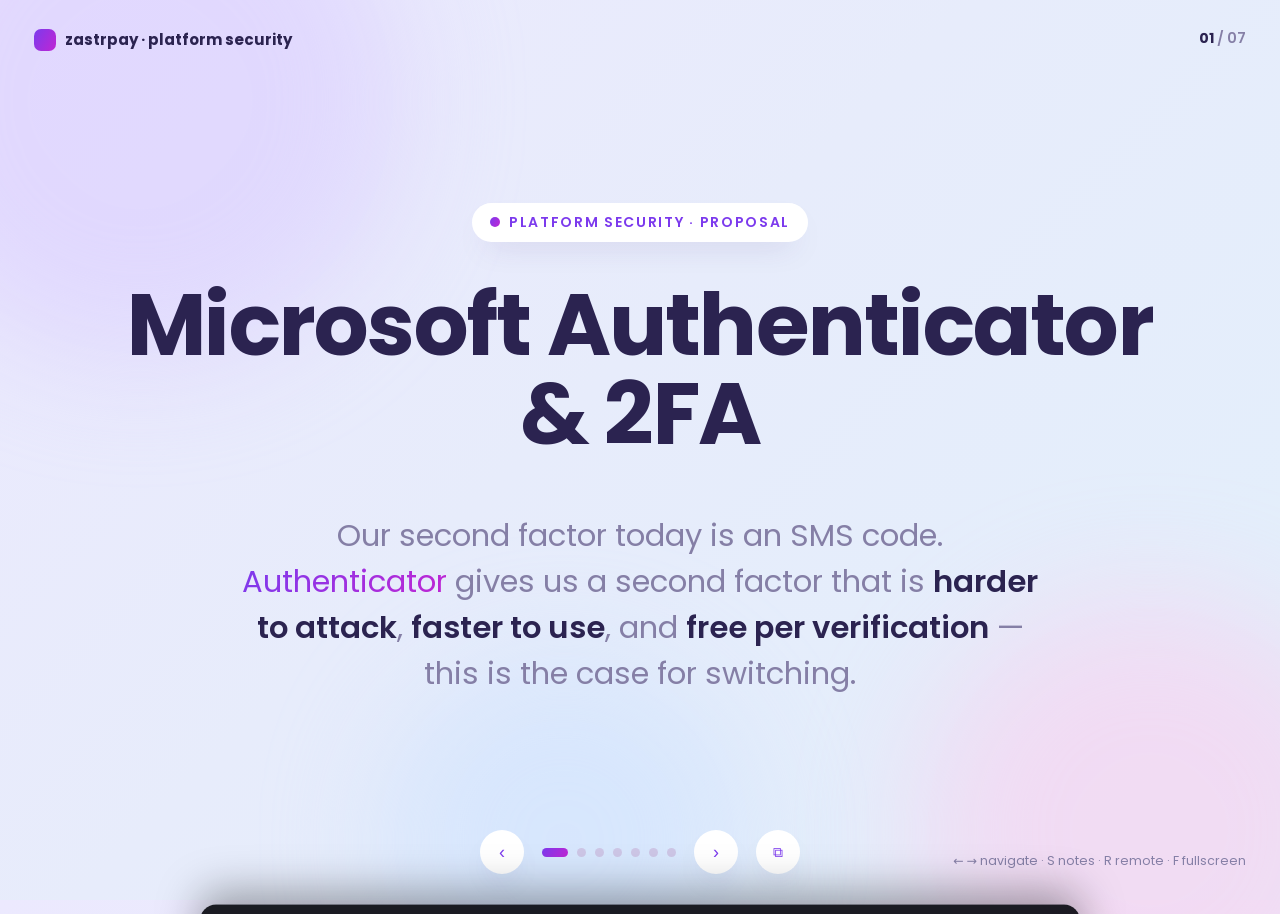
<file: samples/output/authenticator-2fa-dev-10min/index.html>
<!DOCTYPE html>
<html lang="en">
<head>
<meta charset="utf-8" />
<meta name="viewport" content="width=device-width, initial-scale=1" />
<title>Microsoft Authenticator for 2FA — stronger than SMS, zero cost per login</title>
<link rel="preconnect" href="https://fonts.googleapis.com">
<link rel="preconnect" href="https://fonts.gstatic.com" crossorigin>
<link href="https://fonts.googleapis.com/css2?family=Poppins:wght@400;500;600;700&display=swap" rel="stylesheet">
<link rel="stylesheet" href="shared/presenter.css">
<link rel="stylesheet" href="style.css">
</head>
<body>
  <div class="blob a"></div><div class="blob b"></div><div class="blob c"></div>
  <div class="brand"><span class="sq"></span> zastrpay · platform security</div>
  <div class="count"><b id="cur">01</b> / <span id="total">07</span></div>

  <div class="deck" id="deck" data-nav="fade">

    <!-- 1 · Microsoft Authenticator & 2FA -->
    <section class="slide active">
      <span class="eyebrow"><span class="dot"></span> Platform security · proposal</span>
      <h1>Microsoft Authenticator &amp; 2FA</h1>
      <p class="lead">Our second factor today is an SMS code. <span class="grad-text">Authenticator</span> gives us a second factor that is <strong>harder to attack</strong>, <strong>faster to use</strong>, and <strong>free per verification</strong> — this is the case for switching.</p>
      <aside class="speaker-notes">Throughline: every SMS OTP we send is a paid message travelling over a network we don't control; Authenticator moves code generation onto the customer's device — stronger security and zero marginal cost. Ten minutes: where we are, why SMS is weak, the comparison, what the new login looks like, what it costs.</aside>
    </section>

    <!-- 2 · Today: SCA rides on SMS OTP -->
    <section class="slide">
      <span class="eyebrow"><span class="dot"></span> Status quo · 01</span>
      <h2>Today: SCA rides on SMS OTP</h2>
      <p class="sub">Customer SCA today is a 6-digit <strong>SMS OTP</strong> plus a 4-digit <strong>PIN</strong> — CustomerAuthenticationService issues the challenge, NotificationService sends the message.</p>
      <ul class="points"><li>Every login and approval triggers a paid SMS — cost scales linearly with usage</li><li>Delivery depends on the carrier: latency, failed sends, roaming gaps</li><li>The code leaves our platform and travels a network we don't control</li></ul>
      <aside class="speaker-notes">Keep this factual, not alarmist — SMS OTP has served us fine and it satisfies the PSD2 possession element. The point is structural: the moment the code is in transit on a carrier network, its security and its delivery time are out of our hands, and each send shows up on an invoice. Retries for undelivered codes multiply both problems. Transition: so what exactly can go wrong in that transit?</aside>
    </section>

    <!-- 3 · SMS is the weakest accepted second factor -->
    <section class="slide">
      <span class="eyebrow"><span class="dot"></span> Security · 02</span>
      <h2>SMS is the weakest accepted second factor</h2>
      <ul class="points"><li><strong>SIM swapping</strong> — an attacker ports the victim's number and receives our OTPs directly</li><li><strong>Carrier/SS7 interception</strong> — SMS is readable in transit on signalling networks</li><li><strong>Phishing relay</strong> — a code the user types can be proxied to the real login in real time</li></ul>
      <div class="moon"><strong>NIST SP 800-63B</strong> classifies SMS/PSTN OTP as a *restricted* authenticator — usable only with extra risk controls and a documented migration path away from it.</div>
      <aside class="speaker-notes">SIM swap is not theoretical — it is the standard account-takeover play against SMS 2FA, and it needs no access to our systems, only social engineering against a telco. Authenticator counters each row: codes are generated on the enrolled device so there is nothing to intercept in transit, and push approval with number matching means there is no code for a phishing page to relay. Be honest with this audience: TOTP can still be phished by a live proxy — the fully phishing-resistant tier is FIDO2/passkeys — but Authenticator removes the carrier attack surface entirely, which is where the real-world losses are. Transition: side by side, the picture is one-directional.</aside>
    </section>

    <!-- 4 · SMS, WhatsApp, Authenticator — side by side -->
    <section class="slide">
      <span class="eyebrow"><span class="dot"></span> Comparison · 03</span>
      <h2>SMS, WhatsApp, Authenticator — side by side</h2>
      <div class="card" style="padding:16px 28px"><table class="cmp"><thead><tr><th>Method</th><th>Resists SIM swap</th><th>Works offline</th><th>Free per use</th><th>Verdict</th><th>Chosen</th></tr></thead><tbody><tr><td class="opt">SMS OTP</td><td class="c no">✗</td><td class="c no">✗</td><td class="c no">✗</td><td class="verdict">NIST-restricted; carrier-dependent</td><td class="c no">✗</td></tr><tr><td class="opt">WhatsApp code</td><td class="c no">✗</td><td class="c no">✗</td><td class="c no">✗</td><td class="verdict">Same number-based surface, plus a third-party dependency</td><td class="c no">✗</td></tr><tr class="pick"><td class="opt">Authenticator <span class="pick-pill">chosen</span></td><td class="c yes">✓</td><td class="c yes">✓</td><td class="c yes">✓</td><td class="verdict">Code generated on the device — nothing in transit to steal</td><td class="c yes">✓</td></tr></tbody></table></div>
      <aside class="speaker-notes">WhatsApp codes inherit the SIM-swap problem because the WhatsApp account itself is registered and recovered via SMS to the phone number — it is the same trust anchor with an extra company in the middle, and business messaging is also billed per conversation. Offline matters for our customers: TOTP codes are computed on the phone every 30 seconds with no signal needed; SMS needs network coverage at exactly the moment of login. Transition: here is what the login actually looks like after the switch.</aside>
    </section>

    <!-- 5 · What a login looks like with Authenticator -->
    <section class="slide">
      <span class="eyebrow"><span class="dot"></span> Flow · 04</span>
      <h2>What a login looks like with Authenticator</h2>
      <div class="flow"><div class="step"><span class="ic">①</span><div>Password<small>first factor, unchanged</small></div></div><span class="arrow">→</span><div class="step hot"><span class="ic">②</span><div>Push challenge<small>number match in the app</small></div></div><span class="arrow">→</span><div class="step"><span class="ic">③</span><div>Approve<small>one tap on the enrolled device</small></div></div><span class="arrow">→</span><div class="step"><span class="ic">④</span><div>Session<small>token issued, login completes</small></div></div></div>
      <div class="chips"><span class="chip green"><span class="ic">✓</span> Push approval — faster than typing a code</span><span class="chip purple"><span class="ic">◆</span> TOTP fallback — generated on-device, works without signal</span><span class="chip blue"><span class="ic">●</span> One enrolment (QR scan) covers both paths</span></div>
      <aside class="speaker-notes">The password step is untouched — this only replaces the second factor. Number matching means the app shows a two-digit number the user must confirm from the login screen, which kills blind-approve fatigue attacks. If push can't be delivered, the same enrolment yields a rotating 6-digit TOTP code the user types — no network needed on the phone. Integration path to evaluate: we already operate AadBridgeService for Azure AD B2C federation, and Authenticator is natively supported on that stack — worth a spike before we commit to a design. Transition: and the part finance will like.</aside>
    </section>

    <!-- 6 · The cost curve: linear vs flat -->
    <section class="slide">
      <span class="eyebrow"><span class="dot"></span> Cost · 05</span>
      <h2>The cost curve: linear vs flat</h2>
      <p class="sub">Every SMS OTP is a paid application-to-person message, and retries for failed deliveries are paid again. An Authenticator verification is computed on the customer's device — its marginal cost is zero.</p>
      <div class="formula">sms spend = verifications × <b>fee per message</b> · authenticator spend = <b>0</b></div>
      <aside class="speaker-notes">The exact per-message fee depends on our A2P contract and destination country, so pull the real number from the NotificationService invoices before presenting upward — the shape of the argument doesn't change: one curve grows with every login, retry, and transaction approval, the other is flat at zero. There is also a hidden line item: support tickets for codes that never arrived. Transition: close with the recommendation.</aside>
    </section>

    <!-- 7 · Recommendation -->
    <section class="slide">
      <span class="eyebrow"><span class="dot"></span> Next step</span>
      <h2>Recommendation</h2>
      <p class="sub">Adopt Microsoft Authenticator as the <strong>primary second factor</strong>; keep SMS OTP as a fallback during migration, then phase it out.</p>
      <ul class="points"><li>Pilot with internal accounts first</li><li>Enrol customers at next login — a QR scan, under a minute</li><li>Track adoption and watch SMS spend fall with it</li></ul>
      <aside class="speaker-notes">Concrete ask: agree to a spike on the integration path (the AadBridgeService/Azure AD B2C route first), then an internal pilot. Migration is gradual by design — SMS stays as fallback so no customer is locked out, and the NIST guidance explicitly expects exactly this kind of documented move away from SMS. Questions.</aside>
    </section>

  </div>

  <div class="nav">
    <button class="nbtn" id="prev" aria-label="Previous slide">‹</button>
    <div class="dots" id="dots"></div>
    <button class="nbtn" id="next" aria-label="Next slide">›</button>
    <button class="nbtn" id="remote" title="Speaker remote (R)" aria-label="Open speaker remote" style="font-size:14px">⧉</button>
  </div>
  <div class="hint" id="hint">← → navigate · S notes · R remote · F fullscreen</div>

<script src="shared/presenter.js"></script>
</body>
</html>
</file>
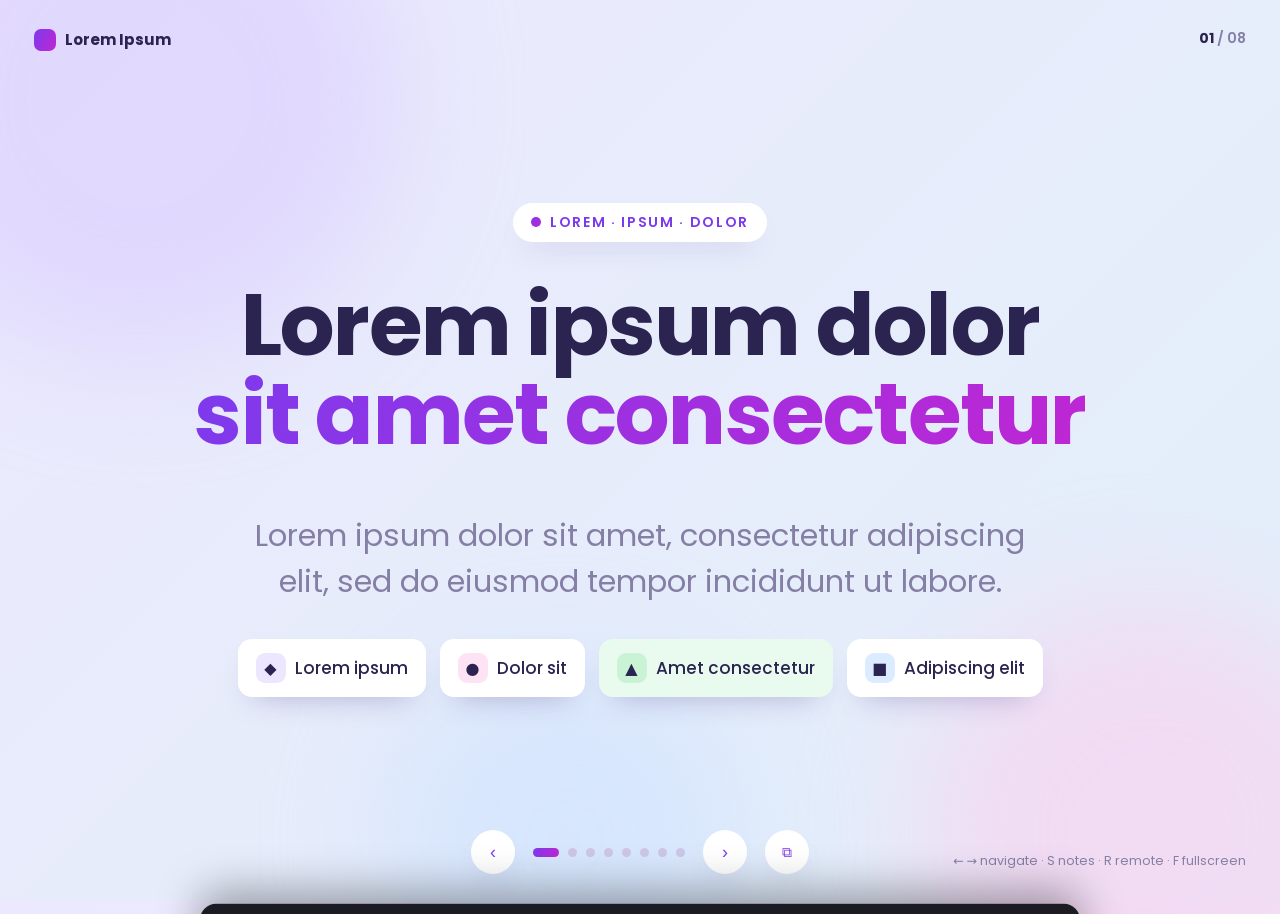
<file: purple-theme.html>
<!DOCTYPE html>
<html lang="en">
<head>
<meta charset="utf-8" />
<meta name="viewport" content="width=device-width, initial-scale=1" />
<title>Purple Theme — Presenter</title>
<link rel="preconnect" href="https://fonts.googleapis.com">
<link rel="preconnect" href="https://fonts.gstatic.com" crossorigin>
<link href="https://fonts.googleapis.com/css2?family=Poppins:wght@400;500;600;700&display=swap" rel="stylesheet">
<link rel="stylesheet" href="shared/presenter.css">
<style>
  :root{
    --ink:#2b2350; --muted:#857fa6; --line:#ece9f6;
    --purple:#7c3aed; --violet:#8b5cf6; --magenta:#c026d3; --pink:#db2aa0;
    --grad:linear-gradient(120deg,#7c3aed 0%,#c026d3 100%);
    --grad-soft:linear-gradient(120deg,#8b5cf6 0%,#db2aa0 100%);
    --card:#fff; --r:24px;
    --shadow:0 28px 60px -22px rgba(70,45,120,.45);
    --shadow-sm:0 14px 30px -16px rgba(70,45,120,.35);
    --green-b:#d6f5dd; --green-t:#1f8f4e;
    --blue-b:#dcebff; --blue-t:#2563eb;
    --font:'Poppins','Segoe UI',system-ui,-apple-system,'Helvetica Neue',Arial,sans-serif;
  }
  *{box-sizing:border-box;margin:0;padding:0}
  html,body{height:100%}
  body{
    font-family:var(--font); color:var(--ink);
    background:linear-gradient(135deg,#ece9fe 0%,#e7ecfb 45%,#e2effb 100%);
    overflow:hidden;
  }
  /* floating blobs for depth */
  .blob{position:fixed;border-radius:50%;filter:blur(60px);opacity:.5;z-index:0;pointer-events:none}
  .blob.a{width:520px;height:520px;background:#d7c7ff;top:-160px;left:-120px}
  .blob.b{width:460px;height:460px;background:#ffc9ec;bottom:-160px;right:-100px}
  .blob.c{width:360px;height:360px;background:#c9e0ff;bottom:-120px;left:30%}

  .deck{position:relative;z-index:1;height:100vh;width:100vw}
  .slide{
    position:absolute;inset:0;display:flex;flex-direction:column;justify-content:center;
    padding:5vh 8vw;opacity:0;transform:translateY(18px) scale(.99);
    transition:opacity .5s ease,transform .5s ease;pointer-events:none;overflow-y:auto;
  }
  .slide.active{opacity:1;transform:none;pointer-events:auto}

  /* single-column slides are centered; two-column (grid2) slides stay left-aligned */
  .slide:not(:has(.grid2)){align-items:center;text-align:center}
  .slide:not(:has(.grid2)) .eyebrow{align-self:center}
  .slide:not(:has(.grid2)) .lead,
  .slide:not(:has(.grid2)) .sub{margin-left:auto;margin-right:auto}
  .slide:not(:has(.grid2)) .chips,
  .slide:not(:has(.grid2)) .flow,
  .slide:not(:has(.grid2)) .row{justify-content:center}
  .slide > .card{margin-left:auto;margin-right:auto;text-align:left;width:min(1080px,100%)}

  .eyebrow{display:inline-flex;align-items:center;gap:9px;align-self:flex-start;
    background:#fff;color:var(--purple);font-weight:600;font-size:14px;letter-spacing:.12em;
    text-transform:uppercase;padding:9px 18px;border-radius:999px;box-shadow:var(--shadow-sm);margin-bottom:38px}
  .eyebrow .dot{width:10px;height:10px;border-radius:50%;background:var(--grad)}

  h1{font-size:clamp(48px,6.8vw,90px);font-weight:700;line-height:1.03;letter-spacing:-.02em}
  h2{font-size:clamp(40px,5.4vw,70px);font-weight:700;line-height:1.05;letter-spacing:-.02em}
  .lead{font-size:clamp(22px,2.4vw,33px);color:var(--muted);font-weight:400;max-width:40ch;margin-top:54px;line-height:1.5}
  .sub{font-size:clamp(19px,2.05vw,27px);color:var(--muted);margin-top:42px;max-width:46ch;line-height:1.55}
  strong{color:var(--ink);font-weight:600}

  .row{display:flex;gap:22px;flex-wrap:wrap;align-items:stretch}
  .card{background:var(--card);border-radius:var(--r);box-shadow:var(--shadow);padding:26px 28px}
  .grid2{display:grid;grid-template-columns:1.05fr .95fr;gap:50px;align-items:center;margin-top:46px}
  @media (max-width:900px){.grid2{grid-template-columns:1fr}}

  /* chips */
  .chip{display:inline-flex;align-items:center;gap:9px;background:#fff;border-radius:14px;
    padding:14px 18px;font-weight:500;font-size:17px;box-shadow:var(--shadow-sm)}
  .chip .ic{width:30px;height:30px;border-radius:9px;display:grid;place-items:center;font-size:16px}
  .chips{display:flex;gap:14px;flex-wrap:wrap;margin-top:8px}
  .chip.green{background:#e9fbef}.chip.green .ic{background:#c9f3d4}
  .chip.purple .ic{background:#ece7ff}
  .chip.pink .ic{background:#fde3f3}
  .chip.blue .ic{background:#dcebff}

  /* pipeline flow */
  .flow{display:flex;align-items:center;gap:12px;flex-wrap:wrap;margin-top:34px}
  .step{background:#fff;border-radius:16px;padding:14px 18px;box-shadow:var(--shadow-sm);
    font-weight:600;font-size:15px;display:flex;align-items:center;gap:10px}
  .step small{display:block;font-weight:400;color:var(--muted);font-size:12px;margin-top:2px}
  .step .ic{font-size:18px}
  .arrow{color:#c3bce0;font-size:22px;font-weight:700}
  .step.hot{background:var(--grad);color:#fff}
  .step.hot small{color:rgba(255,255,255,.85)}

  .moon{display:inline-flex;align-items:center;gap:10px;background:var(--grad);color:#fff;
    border-radius:16px;padding:16px 22px;font-weight:600;box-shadow:var(--shadow);margin-top:26px;font-size:16px}

  /* progress */
  .metric{margin-top:8px}
  .metric .top{display:flex;justify-content:space-between;align-items:baseline;font-weight:600;font-size:15px;margin-bottom:9px}
  .metric .pct{font-size:22px;font-weight:700}
  .bar{height:14px;border-radius:999px;background:#efe9f7;overflow:hidden}
  .bar > span{display:block;height:100%;border-radius:999px;background:var(--grad)}
  .split{display:flex;height:14px;border-radius:999px;overflow:hidden;background:#efe9f7}
  .split .cov{background:linear-gradient(90deg,#22c069,#16a34a)}
  .split .unc{background:linear-gradient(90deg,#fb7185,#ef4444)}

  /* big number badge */
  .badge{display:flex;flex-direction:column;align-items:center;justify-content:center;
    width:200px;height:200px;border-radius:36px;background:var(--grad);color:#fff;box-shadow:var(--shadow)}
  .badge .n{font-size:78px;font-weight:700;line-height:1}
  .badge .l{font-size:14px;letter-spacing:.08em;text-transform:uppercase;opacity:.9;margin-top:6px}

  /* formula */
  .formula{font-family:'SFMono-Regular',Consolas,monospace;font-size:clamp(23px,3vw,40px);
    background:#1e1733;color:#fff;border-radius:18px;padding:28px 34px;margin-top:32px;
    box-shadow:var(--shadow);letter-spacing:.5px}
  .formula b{color:#f0abfc;font-weight:600}
  .formula sup{color:#c4b5fd}

  .note{display:flex;gap:12px;margin-top:16px}
  .note .k{flex:0 0 auto;font-weight:700;color:var(--purple)}
  .note .v{color:var(--muted);font-size:15px}

  /* report table */
  .report{width:100%;border-collapse:collapse;font-size:14px}
  .report th{text-align:left;color:var(--muted);font-weight:600;font-size:12px;
    text-transform:uppercase;letter-spacing:.06em;padding:0 14px 12px}
  .report td{padding:13px 14px;border-top:1px solid var(--line);vertical-align:middle}
  .report tr:first-child td{font-weight:600}
  .report .mini{width:120px}
  .report .mini .split,.report .mini .bar{height:9px}
  .report .crap{font-weight:600}
  .report .crap.hi{color:#ef4444}
  .report .crap.mid{color:#f59e0b}
  .report .crap.lo{color:#16a34a}
  .name{font-weight:500}.name.dim{color:var(--muted);font-weight:400;padding-left:14px}

  .cmp{width:100%;border-collapse:collapse;font-size:clamp(15px,1.6vw,21px)}
  .cmp th{text-align:left;color:var(--muted);font-weight:600;font-size:12px;text-transform:uppercase;letter-spacing:.06em;padding:0 18px 16px}
  .cmp td{padding:18px;border-top:1px solid var(--line)}
  .cmp .opt{font-weight:600}
  .cmp .yes{color:#16a34a;font-weight:700;font-size:1.2em}
  .cmp .no{color:#ef4444;font-weight:700;font-size:1.2em}
  .cmp .verdict{color:var(--muted);font-size:.8em}
  .cmp tr.pick td{background:linear-gradient(120deg,rgba(124,58,237,.10),rgba(192,38,211,.10))}
  .cmp tr.pick .opt{color:var(--purple)}
  .pick-pill{display:inline-block;background:var(--grad);color:#fff;font-size:11px;font-weight:700;padding:3px 11px;border-radius:999px;margin-left:10px;letter-spacing:.05em;text-transform:uppercase;vertical-align:middle}

  .example{background:#f6f3fc;border-radius:14px;padding:14px 18px;margin-top:18px;
    font-family:'SFMono-Regular',Consolas,monospace;font-size:15px;color:#5b4a8a}
  .example b{color:var(--magenta)}

  /* nav */
  .nav{position:fixed;bottom:26px;left:0;right:0;z-index:5;display:flex;justify-content:center;
    align-items:center;gap:18px}
  .dots{display:flex;gap:9px}
  .dots button{width:9px;height:9px;border-radius:50%;background:#cdc6e6;cursor:pointer;transition:.25s;border:none;padding:0}
  .dots button.active{background:var(--grad);width:26px;border-radius:5px}
  .nbtn{width:44px;height:44px;border-radius:50%;border:none;background:#fff;cursor:pointer;
    box-shadow:var(--shadow-sm);color:var(--purple);font-size:18px;display:grid;place-items:center}
  .nbtn:active{transform:scale(.94)}
  .count{position:fixed;top:28px;right:34px;z-index:5;font-weight:600;color:var(--muted);font-size:14px}
  .count b{color:var(--ink)}
  .brand{position:fixed;top:28px;left:34px;z-index:5;font-weight:700;color:var(--ink);font-size:15px;
    display:flex;align-items:center;gap:9px}
  .brand .sq{width:22px;height:22px;border-radius:7px;background:var(--grad)}
  .hint{position:fixed;bottom:30px;right:34px;z-index:5;color:var(--muted);font-size:12.5px;transition:opacity .5s ease}
</style>
</head>
<body>
  <div class="blob a"></div><div class="blob b"></div><div class="blob c"></div>
  <div class="brand"><span class="sq"></span> Lorem Ipsum</div>
  <div class="count"><b id="cur">01</b> / <span id="total">08</span></div>

  <div class="deck" id="deck" data-nav="fade">

    <!-- 1 — TITLE -->
    <section class="slide active">
      <span class="eyebrow"><span class="dot"></span> Lorem · Ipsum · Dolor</span>
      <h1>Lorem ipsum dolor<br><span style="background:var(--grad);-webkit-background-clip:text;background-clip:text;color:transparent">sit amet consectetur</span></h1>
      <p class="lead">Lorem ipsum dolor sit amet, consectetur adipiscing elit, sed do eiusmod tempor incididunt ut labore.</p>
      <div class="chips" style="margin-top:34px">
        <span class="chip purple"><span class="ic">◆</span> Lorem ipsum</span>
        <span class="chip pink"><span class="ic">●</span> Dolor sit</span>
        <span class="chip green"><span class="ic">▲</span> Amet consectetur</span>
        <span class="chip blue"><span class="ic">■</span> Adipiscing elit</span>
      </div>
      <aside class="speaker-notes">Open with the one-line throughline: lorem ipsum dolor sit amet. Set expectations for the slot. Transition: the flow end to end.</aside>
    </section>

    <!-- 2 — FLOW -->
    <section class="slide">
      <span class="eyebrow"><span class="dot"></span> Lorem ipsum</span>
      <h2>Lorem ipsum dolor sit amet<br>consectetur adipiscing</h2>
      <p class="sub">Lorem ipsum dolor sit amet, <strong>consectetur adipiscing</strong> elit, sed do eiusmod tempor.</p>
      <div class="flow">
        <div class="step"><span class="ic">①</span><div>Lorem<small>ipsum dolor sit</small></div></div>
        <span class="arrow">→</span>
        <div class="step hot"><span class="ic">②</span><div>Dolor sit<small>amet consectetur</small></div></div>
        <span class="arrow">→</span>
        <div class="step"><span class="ic">③</span><div>Consectetur<small>adipiscing elit</small></div></div>
      </div>
      <div class="moon">◆ Lorem ipsum dolor sit amet <strong style="color:#fff">consectetur adipiscing elit</strong> sed do eiusmod.</div>
      <aside class="speaker-notes">Walk the flow left to right and dwell on step ② — that is where consectetur adipiscing happens. Transition: the first metric deep-dive.</aside>
    </section>

    <!-- 3 — TWO-COLUMN + METRIC BARS -->
    <section class="slide">
      <span class="eyebrow"><span class="dot"></span> Lorem · 01</span>
      <div class="grid2">
        <div>
          <h2>Lorem ipsum</h2>
          <p class="sub">Lorem ipsum dolor sit amet, consectetur <strong>adipiscing elit</strong>.</p>
          <p class="sub">Sed do eiusmod tempor incididunt ut labore et dolore.</p>
        </div>
        <div class="card">
          <div class="metric">
            <div class="top"><span>Lorem ipsum dolor</span><span class="pct" style="color:var(--purple)">73%</span></div>
            <div class="bar"><span style="width:73%"></span></div>
          </div>
          <div class="metric" style="margin-top:22px">
            <div class="top"><span>Sit amet consectetur</span><span class="pct" style="color:var(--purple)">84%</span></div>
            <div class="bar"><span style="width:84%"></span></div>
          </div>
          <div class="metric" style="margin-top:22px">
            <div class="top"><span>Adipiscing elit sed</span><span class="pct" style="color:var(--purple)">38%</span></div>
            <div class="bar"><span style="width:38%"></span></div>
          </div>
        </div>
      </div>
      <aside class="speaker-notes">Lead with the 84% bar — what moved it, and why 38% is the gap to close. Transition: how the split is measured.</aside>
    </section>

    <!-- 4 — TWO-COLUMN + SPLIT BARS -->
    <section class="slide">
      <span class="eyebrow"><span class="dot"></span> Lorem · 02</span>
      <div class="grid2">
        <div>
          <h2>Lorem ipsum<br>dolor sit</h2>
          <p class="sub">Lorem ipsum dolor sit amet, consectetur adipiscing elit, sed do <strong>eiusmod tempor</strong> incididunt ut labore.</p>
          <div class="example">lorem ipsum → <b>dolor</b> sit <b>amet</b> = 1 / 2 = 50%</div>
        </div>
        <div class="card">
          <div class="metric">
            <div class="top"><span>Lorem ipsum</span><span class="pct" style="color:var(--magenta)">46%</span></div>
            <div class="split"><span class="cov" style="width:46%"></span><span class="unc" style="width:54%"></span></div>
          </div>
          <div class="metric" style="margin-top:18px">
            <div class="top"><span>Dolor sit amet</span><span class="pct" style="color:var(--purple)">73%</span></div>
            <div class="split"><span class="cov" style="width:73%"></span><span class="unc" style="width:27%"></span></div>
          </div>
          <p style="color:var(--muted);font-size:13.5px;margin-top:18px;line-height:1.5">Lorem ipsum dolor sit amet, consectetur adipiscing elit, sed do eiusmod tempor incididunt ut labore.</p>
        </div>
      </div>
      <aside class="speaker-notes">Explain covered vs uncovered using the example underneath. One takeaway per bar, no more. Transition: the headline number.</aside>
    </section>

    <!-- 5 — BIG NUMBER BADGE -->
    <section class="slide">
      <span class="eyebrow"><span class="dot"></span> Lorem · 03</span>
      <div class="grid2">
        <div>
          <h2>Lorem ipsum<br>dolor sit</h2>
          <p class="sub">Lorem ipsum dolor sit amet, consectetur <strong>adipiscing elit</strong>.</p>
          <p class="sub">Sed do eiusmod <strong>tempor incididunt</strong> ut labore et dolore magna.</p>
          <div class="note"><span class="k">Lorem ipsum</span><span class="v">dolor sit amet <strong>consectetur</strong> adipiscing elit sed do eiusmod tempor.</span></div>
        </div>
        <div style="display:grid;place-items:center">
          <div class="badge"><span class="n">42</span><span class="l">lorem · ipsum</span></div>
          <p style="color:var(--muted);font-size:13.5px;margin-top:16px;text-align:center;max-width:26ch">Lorem ipsum dolor sit amet consectetur adipiscing.</p>
        </div>
      </div>
      <aside class="speaker-notes">Pause on 42 — the number the room should remember. Mention the caveat in the note. Transition: the formula behind it.</aside>
    </section>

    <!-- 6 — FORMULA -->
    <section class="slide">
      <span class="eyebrow"><span class="dot"></span> Lorem · 04</span>
      <h2>Lorem Ipsum <span style="color:var(--muted);font-weight:500;font-size:.6em">· Dolor Sit Amet</span></h2>
      <p class="sub">Lorem ipsum dolor sit amet, consectetur <strong>adipiscing elit</strong>, sed do <em>eiusmod tempor</em> incididunt.</p>
      <div class="formula">Lorem = ipsum<sup>2</sup> × (1 − <b>dolor</b>)<sup>3</sup> + sit</div>
      <div class="row" style="margin-top:22px">
        <div class="chip green"><span class="ic">✓</span> Lorem ipsum dolor</div>
        <div class="chip purple"><span class="ic">◆</span> Sit amet consectetur</div>
        <div class="chip pink"><span class="ic">●</span> Adipiscing elit sed</div>
      </div>
      <aside class="speaker-notes">Read the formula once in plain words; the chips below are the three caveats. Transition: the full report.</aside>
    </section>

    <!-- 7 — REPORT TABLE -->
    <section class="slide">
      <span class="eyebrow"><span class="dot"></span> Lorem ipsum</span>
      <h2>Lorem ipsum dolor sit amet</h2>
      <p class="sub" style="margin-bottom:22px">Lorem ipsum dolor sit amet, consectetur adipiscing elit, sed do eiusmod tempor incididunt ut labore.</p>
      <div class="card" style="padding:22px 26px">
        <table class="report">
          <thead><tr><th>Lorem</th><th>Ipsum</th><th class="mini">&nbsp;</th><th>Dolor</th><th>Sit</th></tr></thead>
          <tbody>
            <tr><td class="name">Lorem ipsum dolor</td><td>73%</td><td class="mini"><div class="split"><span class="cov" style="width:73%"></span><span class="unc" style="width:27%"></span></div></td><td>46%</td><td class="crap mid">—</td></tr>
            <tr><td class="name dim">Sit amet consectetur</td><td>83%</td><td class="mini"><div class="split"><span class="cov" style="width:83%"></span><span class="unc" style="width:17%"></span></div></td><td>34%</td><td class="crap lo">low</td></tr>
            <tr><td class="name dim">Adipiscing elit sed</td><td>24%</td><td class="mini"><div class="split"><span class="cov" style="width:24%"></span><span class="unc" style="width:76%"></span></div></td><td>11%</td><td class="crap hi">high</td></tr>
          </tbody>
        </table>
      </div>
      <p style="color:var(--muted);font-size:13.5px;margin-top:16px">Lorem ipsum dolor sit amet consectetur adipiscing elit.</p>
      <aside class="speaker-notes">Do not read the table — point at the high row and say what happens next. Transition: the options we compared.</aside>
    </section>

    <!-- 8 — COMPARISON TABLE -->
    <section class="slide">
      <span class="eyebrow"><span class="dot"></span> Lorem ipsum</span>
      <h2>Lorem ipsum dolor</h2>
      <div class="card" style="padding:16px 28px;margin-top:42px">
        <table class="cmp">
          <thead><tr><th>Lorem</th><th style="text-align:center">Ipsum</th><th>Dolor sit amet</th><th style="text-align:center">Consectetur</th></tr></thead>
          <tbody>
            <tr class="pick"><td class="opt">Lorem ipsum <span class="pick-pill">chosen</span></td><td style="text-align:center" class="yes">✓</td><td class="verdict">Lorem ipsum dolor sit amet</td><td style="text-align:center" class="yes">✓</td></tr>
            <tr><td class="opt">Dolor sit amet</td><td style="text-align:center" class="yes">✓</td><td class="verdict">Consectetur adipiscing elit</td><td style="text-align:center" class="no">✗</td></tr>
            <tr><td class="opt">Consectetur elit</td><td style="text-align:center" class="yes">✓</td><td class="verdict">Sed do eiusmod tempor</td><td style="text-align:center" class="no">✗</td></tr>
            <tr><td class="opt">Adipiscing tempor</td><td style="text-align:center" class="no">✗</td><td class="verdict">Incididunt ut labore</td><td style="text-align:center" class="yes">✓</td></tr>
          </tbody>
        </table>
      </div>
      <p style="color:var(--muted);font-size:14px;margin-top:18px">Lorem ipsum dolor sit amet, consectetur adipiscing elit, sed do <strong>eiusmod tempor</strong> incididunt ut labore.</p>
      <aside class="speaker-notes">Explain why the chosen row won and which ✗ ruled the others out. Close by repeating the throughline.</aside>
    </section>

  </div>

  <div class="nav">
    <button class="nbtn" id="prev" aria-label="Previous slide">‹</button>
    <div class="dots" id="dots"></div>
    <button class="nbtn" id="next" aria-label="Next slide">›</button>
    <button class="nbtn" id="remote" title="Speaker remote (R)" aria-label="Open speaker remote" style="font-size:14px">⧉</button>
  </div>
  <div class="hint" id="hint">← → navigate · S notes · R remote · F fullscreen</div>

<script src="shared/presenter.js"></script>
</body>
</html>
</file>
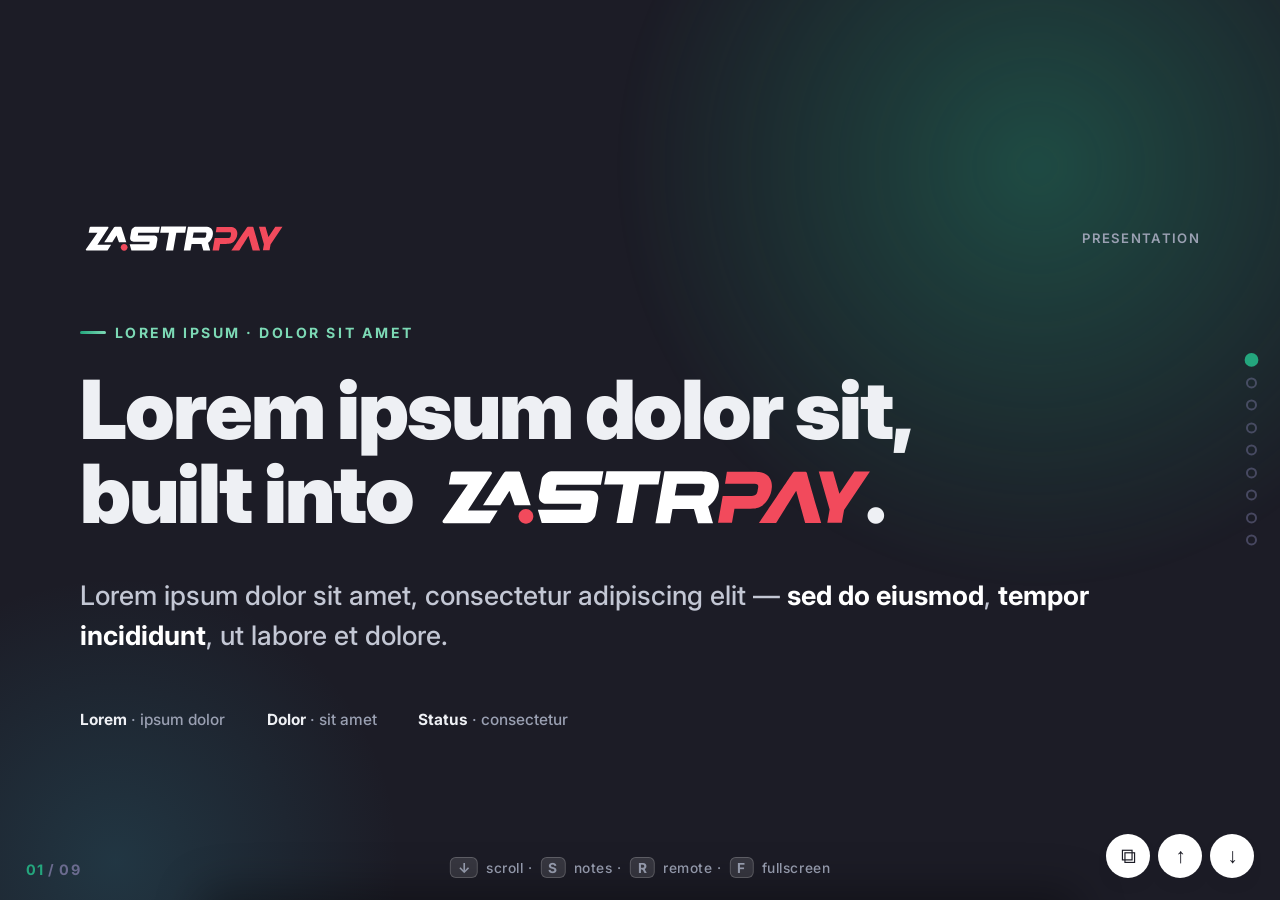
<file: zastrpay-theme.html>
<!DOCTYPE html>
<html lang="en">
<head>
<meta charset="UTF-8" />
<meta name="viewport" content="width=device-width, initial-scale=1.0" />
<title>Zastrpay Theme · zastrpay</title>
<link rel="preconnect" href="https://fonts.googleapis.com" />
<link rel="preconnect" href="https://fonts.gstatic.com" crossorigin />
<link href="https://fonts.googleapis.com/css2?family=Inter:wght@400;500;600;700;800;900&display=swap" rel="stylesheet" />
<link rel="stylesheet" href="shared/presenter.css" />
<style>
  :root {
    /* zastrpay brand palette (from product theme) */
    --brand:        #158664;
    --brand-bright: #24a67d;
    --brand-light:  #49c297;
    --brand-soft:   #7cd9b5;
    --brand-tint:   #e0f5ee;
    --brand-tint-0: #f0faf7;
    --ink:          #1c1c26;
    --ink-2:        #2a2a37;
    --slate:        #4b4b64;
    --slate-2:      #6b6b8f;
    --paper:        #f6f6f8;
    --white:        #ffffff;
    --info:         #3493a9;
    --gold:         #efb700;
    --logo-ink:     #4c4b63;
    --logo-accent:  #c8102e;

    --radius: 22px;
    --shadow: 0 18px 44px -20px rgba(28, 28, 38, .28);
    --shadow-sm: 0 8px 22px -14px rgba(28, 28, 38, .35);
    --pad: clamp(2.2rem, 6vw, 7.5rem);
    --maxw: 1120px;
  }

  * { box-sizing: border-box; margin: 0; padding: 0; }

  html { scroll-behavior: smooth; }

  body {
    font-family: 'Inter', system-ui, -apple-system, 'Segoe UI', Roboto, sans-serif;
    color: var(--ink);
    background: var(--ink);
    -webkit-font-smoothing: antialiased;
    text-rendering: optimizeLegibility;
  }

  /* ---------- Deck mechanics ---------- */
  .deck {
    height: 100vh;
    overflow-y: scroll;
    scroll-snap-type: y mandatory;
    scrollbar-width: none;
  }
  .deck::-webkit-scrollbar { display: none; }

  .slide {
    min-height: 100vh;
    scroll-snap-align: start;
    display: flex;
    flex-direction: column;
    justify-content: center;
    padding: clamp(5rem, 11.5vh, 8.5rem) var(--pad) clamp(3rem, 6vh, 5rem);
    position: relative;
    overflow: hidden;
  }
  .slide > .inner {
    width: 100%;
    max-width: var(--maxw);
    margin: 0 auto;
    position: relative;
    z-index: 2;
  }

  /* light vs dark surfaces */
  .light { background: var(--paper); color: var(--ink); }
  .light.pure { background: var(--white); }
  .dark  { background: var(--ink); color: #eef0f4; --logo-ink: #ffffff; --logo-accent: #f24a5c; }

  /* ---------- Typography ---------- */
  .eyebrow {
    display: inline-flex; align-items: center; gap: .55rem;
    font-size: clamp(.78rem, 1.1vw, .92rem);
    font-weight: 700; letter-spacing: .18em; text-transform: uppercase;
    color: var(--brand);
    margin-bottom: clamp(1.3rem, 3vh, 2.1rem);
  }
  .dark .eyebrow { color: var(--brand-soft); }
  .eyebrow::before {
    content: ""; width: 26px; height: 3px; border-radius: 3px;
    background: linear-gradient(90deg, var(--brand-bright), var(--brand-soft));
  }

  h1 {
    font-size: clamp(2.7rem, 6.4vw, 5.1rem);
    font-weight: 900; line-height: 1.02; letter-spacing: -.025em;
  }
  h2 {
    font-size: clamp(2.05rem, 4.6vw, 3.5rem);
    font-weight: 800; line-height: 1.06; letter-spacing: -.022em;
    margin-bottom: clamp(1.5rem, 3.2vh, 2.4rem);
  }
  .lead {
    font-size: clamp(1.12rem, 1.9vw, 1.55rem);
    line-height: 1.5; color: var(--slate); font-weight: 500;
    max-width: 60ch;
  }
  .dark .lead { color: #c3c7d4; }
  .grad {
    background: linear-gradient(95deg, var(--brand-bright) 0%, var(--brand-light) 55%, var(--brand-soft) 100%);
    -webkit-background-clip: text; background-clip: text; color: transparent;
  }
  .underline-accent { position: relative; white-space: nowrap; }
  .underline-accent::after {
    content: ""; position: absolute; left: 0; right: 0; bottom: .04em; height: .32em;
    background: var(--brand-soft); opacity: .42; border-radius: 4px; z-index: -1;
  }

  /* ---------- Brand logo (real zastrpay wordmark) ---------- */
  .zp-logo { display: inline-block; height: clamp(1.15rem, 1.6vw, 1.5rem); width: auto; vertical-align: middle; }
  .zp-logo.lg { height: clamp(1.8rem, 2.6vw, 2.4rem); }
  .zp-logo.hl { height: .92em; vertical-align: middle; position: relative; top: -.06em; margin: 0 -.18em 0 .05em; }
  .zp-mark { display: inline-block; height: 2.2rem; width: auto; vertical-align: middle; }

  /* ---------- Top bar on content slides ---------- */
  .topbar {
    position: absolute; top: clamp(1.4rem, 3.2vh, 2.4rem); left: var(--pad); right: var(--pad);
    display: flex; align-items: center; justify-content: space-between;
    z-index: 3; font-size: clamp(.82rem, 1.1vw, .95rem);
  }
  .topbar .zp-logo { height: clamp(1.2rem, 1.7vw, 1.55rem); }
  .topbar .tag {
    color: var(--slate-2); font-weight: 600; letter-spacing: .02em;
    display: inline-flex; align-items: center; gap: .5rem;
  }
  .dark .topbar .tag { color: #9aa0b2; }

  /* ---------- Cards / grids ---------- */
  .grid { display: grid; gap: clamp(1.2rem, 2vw, 1.9rem); margin-top: clamp(2.8rem, 6vh, 4.4rem); }
  .g3 { grid-template-columns: repeat(3, 1fr); }
  .g2 { grid-template-columns: repeat(2, 1fr); }
  .g4 { grid-template-columns: repeat(4, 1fr); }

  .card {
    background: var(--white); border-radius: var(--radius); padding: clamp(1.3rem, 2.1vw, 1.9rem);
    box-shadow: var(--shadow); border: 1px solid rgba(28,28,38,.05);
  }
  .card h3 { font-size: clamp(1.12rem, 1.55vw, 1.4rem); font-weight: 800; letter-spacing: -.01em; margin-bottom: .5rem; }
  .card p  { font-size: clamp(.96rem, 1.25vw, 1.1rem); line-height: 1.5; color: var(--slate); }
  .card .ic {
    width: 52px; height: 52px; border-radius: 15px; margin-bottom: 1rem;
    display: flex; align-items: center; justify-content: center;
    background: var(--brand-tint); color: var(--brand); font-size: 1.5rem;
  }

  .dark .card { background: #25252f; border-color: rgba(255,255,255,.06); box-shadow: 0 18px 40px -22px rgba(0,0,0,.6); }
  .dark .card h3 { color: #f2f3f7; }
  .dark .card p { color: #b7bcca; }
  .dark .card .ic { background: rgba(73,194,151,.14); color: var(--brand-soft); }

  /* highlighted "winner" card */
  .card.win {
    background: linear-gradient(155deg, var(--brand) 0%, #0f664f 100%);
    color: #fff; border: none; box-shadow: 0 24px 50px -18px rgba(21,134,100,.65);
  }
  .card.win h3, .card.win p { color: #fff; }
  .card.win p { color: #d6f3e8; }
  .card.win .ic { background: rgba(255,255,255,.16); color: #fff; }
  .pill {
    display: inline-block; font-size: .72rem; font-weight: 800; letter-spacing: .1em; text-transform: uppercase;
    background: rgba(255,255,255,.2); color: #fff; padding: .32em .7em; border-radius: 999px; margin-bottom: .9rem;
  }
  .pill.alt  { background: #eceef2; color: var(--slate); }
  .pill.soon { background: #fff3d4; color: #9a6800; }
  .card.soon { background: #f7f8fa; border: 1.5px dashed rgba(28,28,38,.16); box-shadow: none; }
  .card.soon .ic { background: #eaebf0; color: var(--slate-2); }

  /* ---------- Step list ---------- */
  .steps { display: grid; gap: clamp(1rem, 1.8vh, 1.45rem); margin-top: clamp(2.8rem, 6vh, 4.4rem); }
  .step {
    display: flex; align-items: center; gap: clamp(1rem, 2vw, 1.7rem);
    background: var(--white); border-radius: 16px; padding: clamp(1rem, 1.7vw, 1.45rem) clamp(1.2rem, 2vw, 1.8rem);
    box-shadow: var(--shadow-sm); border: 1px solid rgba(28,28,38,.05);
  }
  .step .n {
    flex: none; width: 46px; height: 46px; border-radius: 50%;
    background: var(--brand); color: #fff; font-weight: 800; font-size: 1.18rem;
    display: flex; align-items: center; justify-content: center;
    box-shadow: 0 6px 16px -6px rgba(21,134,100,.7);
  }
  .step .body strong { display: block; font-size: clamp(1.04rem, 1.45vw, 1.28rem); font-weight: 800; letter-spacing: -.01em; }
  .step .body span { font-size: clamp(.92rem, 1.2vw, 1.05rem); color: var(--slate); }

  /* ---------- Check list ---------- */
  .checks { display: grid; gap: clamp(.85rem, 1.7vh, 1.25rem); }
  .check { display: flex; gap: 1rem; align-items: flex-start; }
  .check .tick {
    flex: none; width: 30px; height: 30px; border-radius: 50%; margin-top: .12rem;
    background: var(--brand-tint); color: var(--brand); display: flex; align-items: center; justify-content: center;
    font-weight: 900; font-size: 1rem;
  }
  .dark .check .tick { background: rgba(73,194,151,.16); color: var(--brand-soft); }
  .check .tx strong { font-size: clamp(1.02rem, 1.4vw, 1.24rem); font-weight: 700; }
  .check .tx span { display:block; font-size: clamp(.92rem, 1.2vw, 1.06rem); color: var(--slate); margin-top: .15rem; }
  .dark .check .tx span { color: #b3b8c6; }

  /* ---------- Two-panel ---------- */
  .twopanel { display: grid; grid-template-columns: 1fr 1fr; gap: clamp(1.2rem,2vw,1.9rem); margin-top: clamp(2.8rem,6vh,4.4rem); }
  .panel {
    border-radius: var(--radius); padding: clamp(1.4rem, 2.2vw, 2.1rem);
    background: #25252f; border: 1px solid rgba(255,255,255,.07);
  }
  .panel .label { font-size: .82rem; font-weight: 800; letter-spacing: .14em; text-transform: uppercase; color: var(--brand-soft); margin-bottom: .3rem; }
  .panel h3 { font-size: clamp(1.3rem, 2vw, 1.7rem); font-weight: 800; color: #fff; margin-bottom: 1rem; }
  .panel ul { list-style: none; display: grid; gap: .6rem; }
  .panel li { display: flex; gap: .65rem; align-items: center; font-size: clamp(.96rem,1.25vw,1.12rem); color: #cdd1dd; }
  .panel li::before { content: "✓"; color: var(--brand-soft); font-weight: 900; }

  /* ---------- Flow diagram ---------- */
  .flow { display: flex; align-items: stretch; gap: 0; flex-wrap: wrap; margin-top: clamp(2.8rem,6vh,4.4rem); justify-content: center; }
  .node {
    flex: 1 1 0; min-width: 130px;
    background: var(--white); border-radius: 16px; padding: clamp(1rem,1.5vw,1.4rem) clamp(.8rem,1.2vw,1.1rem);
    box-shadow: var(--shadow-sm); border: 1px solid rgba(28,28,38,.05); text-align: center;
  }
  .node .ic { font-size: 1.7rem; margin-bottom: .55rem; }
  .node strong { display: block; font-size: clamp(.96rem,1.2vw,1.12rem); font-weight: 800; letter-spacing: -.01em; }
  .node span { font-size: clamp(.8rem,1vw,.92rem); color: var(--slate); }
  .node.gov { background: linear-gradient(155deg, #fff 0%, var(--brand-tint-0) 100%); border-color: var(--brand-soft); }
  .arrow { display: flex; align-items: center; justify-content: center; color: var(--brand-bright); font-size: 1.7rem; font-weight: 900; padding: 0 .35rem; flex: none; }

  /* ---------- Metric tiles ---------- */
  .metrics { display: grid; grid-template-columns: repeat(5, 1fr); gap: clamp(.9rem,1.6vw,1.4rem); margin-top: clamp(2.8rem,6vh,4.4rem); }
  .metric {
    background: var(--white); border-radius: 18px; padding: clamp(1.1rem,1.8vw,1.6rem) clamp(.7rem,1.2vw,1rem);
    text-align: center; box-shadow: var(--shadow); border: 1px solid rgba(28,28,38,.05);
  }
  .metric .v { font-size: clamp(1.5rem, 2.7vw, 2.3rem); font-weight: 900; letter-spacing: -.02em; color: var(--brand); line-height: 1; }
  .metric .k { font-size: clamp(.82rem, 1.05vw, .96rem); color: var(--slate); margin-top: .5rem; font-weight: 600; }

  .payoff { display: flex; flex-wrap: wrap; gap: .7rem; margin-top: clamp(1.5rem,3vh,2.2rem); }
  .payoff .chip {
    background: var(--brand-tint); color: var(--brand); font-weight: 700;
    padding: .6em 1.05em; border-radius: 999px; font-size: clamp(.92rem,1.2vw,1.08rem);
    display: inline-flex; align-items: center; gap: .5rem;
  }
  .payoff .chip::before { content: "→"; font-weight: 900; }

  /* ---------- Title slide bits ---------- */
  .hero-top { display: flex; align-items: center; justify-content: space-between; margin-bottom: clamp(2.4rem, 7vh, 5rem); }
  .hero-top .zp-logo { height: clamp(1.9rem, 2.7vw, 2.5rem); }
  .hero-meta {
    margin-top: clamp(2.2rem, 6vh, 4.2rem); display: flex; flex-wrap: wrap; gap: 1rem 2.6rem; align-items: center;
    color: #9aa0b2; font-size: clamp(.92rem, 1.2vw, 1.08rem); font-weight: 500;
  }
  .hero-meta b { color: #eef0f4; font-weight: 700; }
  .glow::before {
    content: ""; position: absolute; width: 70vw; height: 70vw; max-width: 900px; max-height: 900px;
    right: -16vw; top: -22vw; border-radius: 50%; z-index: 0;
    background: radial-gradient(circle, rgba(36,166,125,.34) 0%, rgba(36,166,125,0) 66%);
    filter: blur(8px); pointer-events: none;
  }
  .glow.bl::after {
    content: ""; position: absolute; width: 46vw; height: 46vw; max-width: 600px; max-height: 600px;
    left: -14vw; bottom: -20vw; border-radius: 50%; z-index: 0;
    background: radial-gradient(circle, rgba(52,147,169,.22) 0%, rgba(52,147,169,0) 68%);
    pointer-events: none;
  }

  .note {
    margin-top: clamp(2.4rem, 5vh, 3.4rem); font-size: clamp(.96rem, 1.3vw, 1.18rem);
    color: var(--slate); font-weight: 500; display: inline-flex; align-items: center; gap: .7rem;
    background: var(--brand-tint-0); border: 1px solid var(--brand-soft); border-radius: 14px;
    padding: .85rem 1.25rem;
  }
  .dark .note { background: rgba(73,194,151,.1); border-color: rgba(73,194,151,.32); color: #cdd1dd; }
  .note b { color: var(--brand); } .dark .note b { color: var(--brand-soft); }

  .closing-cta {
    background: linear-gradient(150deg, var(--brand) 0%, #0f493a 100%);
    border-radius: var(--radius); padding: clamp(1.6rem,3vw,2.6rem); margin-top: clamp(1.6rem,3.4vh,2.6rem);
    font-size: clamp(1.1rem,1.8vw,1.5rem); font-weight: 700; color: #fff; line-height: 1.4;
    box-shadow: 0 24px 50px -18px rgba(21,134,100,.6);
  }

  /* ---------- Nav UI ---------- */
  .progress { position: fixed; top: 0; left: 0; right: 0; height: 4px; background: rgba(255,255,255,.0); z-index: 50; }
  .progress .bar { height: 100%; width: 0; background: linear-gradient(90deg, var(--brand), var(--brand-light)); transition: width .3s ease; }

  .dots { position: fixed; right: clamp(.9rem,1.8vw,1.8rem); top: 50%; transform: translateY(-50%); z-index: 50;
          display: flex; flex-direction: column; gap: .72rem; }
  .dots button {
    width: 11px; height: 11px; border-radius: 50%; border: 2px solid var(--slate-2); background: transparent;
    cursor: pointer; padding: 0; opacity: .55; transition: all .25s ease;
  }
  .dots button.active { background: var(--brand-bright); border-color: var(--brand-bright); opacity: 1; transform: scale(1.25); }
  .dots button:hover { opacity: 1; }

  .counter { position: fixed; left: clamp(1rem,2vw,2rem); bottom: clamp(1rem,2.4vh,1.8rem); z-index: 50;
             font-size: .9rem; font-weight: 700; letter-spacing: .08em; color: var(--slate-2); }
  .counter b { color: var(--brand-bright); }

  .arrows { position: fixed; right: clamp(1rem,2vw,2rem); bottom: clamp(1rem,2.4vh,1.8rem); z-index: 50; display: flex; gap: .5rem; }
  .arrows button {
    width: 44px; height: 44px; border-radius: 50%; border: none; cursor: pointer;
    background: var(--white); color: var(--ink); box-shadow: var(--shadow-sm); font-size: 1.3rem; line-height: 1;
    display: flex; align-items: center; justify-content: center; transition: transform .2s ease, background .2s ease;
  }
  .arrows button:hover { transform: translateY(-2px); background: var(--brand); color: #fff; }

  .hint { position: fixed; left: 50%; bottom: clamp(1rem,2.4vh,1.8rem); transform: translateX(-50%); z-index: 50;
          color: #9aa0b2; font-size: .86rem; font-weight: 500; letter-spacing: .04em; display: flex; align-items: center; gap: .5rem;
          animation: floaty 2.4s ease-in-out infinite; transition: opacity .5s ease; }
  .hint .key { background: rgba(255,255,255,.12); border: 1px solid rgba(255,255,255,.2); border-radius: 6px; padding: .12em .5em; font-weight: 700; }
  @keyframes floaty { 0%,100% { transform: translateX(-50%) translateY(0); } 50% { transform: translateX(-50%) translateY(5px); } }

  /* ---------- Responsive ---------- */
  @media (max-width: 860px) {
    .g3, .g4, .metrics { grid-template-columns: repeat(2, 1fr); }
    .twopanel { grid-template-columns: 1fr; }
    .flow { gap: .3rem; }
    .arrow { transform: rotate(90deg); width: 100%; padding: .15rem 0; }
    .node { flex: 1 1 100%; }
    .dots { display: none; }
    .topbar .tag { display: none; }
  }
  @media (max-width: 560px) {
    .g3, .g4, .metrics, .g2 { grid-template-columns: 1fr; }
    .hint { display: none; }
  }
  @media print {
    .deck { height: auto; overflow: visible; }
    .slide { min-height: 100vh; page-break-after: always; }
    .progress, .dots, .counter, .arrows, .hint { display: none; }
  }
</style>
</head>
<body>

<!-- Real zastrpay logo, defined once; recolored per slide via --logo-ink / --logo-accent -->
<svg width="0" height="0" style="position:absolute;width:0;height:0;overflow:hidden" aria-hidden="true">
  <symbol id="zp-logo" viewBox="0 0 480 80">
    <path fill="var(--logo-ink)" d="m90.23,49.22h17.18c0,0-9.46,-28.57-11.24,-34.4-0.29,-0.97-0.98,-1.47-2.16,-1.47-3.34,0.02-8.72,0.02-12.31,0-1.14,-0.01-2.27,0.37-2.86,1.24-5.47,8.07-22.27,34.63-22.27,34.63h18.47c0,0 9.68,-15.42 9.68,-15.42l5.5,15.43z"/>
    <path fill="var(--logo-ink)" d="m72.11,54.8-8.42,13.69-48.51,0.03c-1.47,0-2.33,-1.64-1.49,-2.85L40.34,27.08H20.11l2.15,-11.72c0.21,-1.14 1.21,-1.97 2.37,-1.97h35.84l3.72,-0.02c1.41,0 2.27,1.56 1.49,2.74L40.36,54.84 72.12,54.81Z"/>
    <path fill="var(--logo-accent)" d="m399.83,68.09h17.08c-3.69,-12.73-14.03,-48.11-15.24,-53.05-0.23,-0.98-0.98,-1.47-2.15,-1.47-3.32,0.02-6.9,0.02-10.46,0-1.13,-0.01-1.9,0.37-2.49,1.23-5.44,8.03-35.95,53.29-35.95,53.29h18.37c0,0 21.31,-34.19 21.31,-34.19l9.54,34.19z"/>
    <polygon fill="var(--logo-accent)" points="702.2,284.06 724.3,284.05 727.71,264.56 767.11,206.13 743.43,206.14 720.63,239.97 710.91,206.14 689.25,206.14 705.74,263.84" transform="matrix(0.7,0,0,0.7,-68.1,-130.95)"/>
    <path fill="var(--logo-accent)" d="m362.36,20.65c-2.36,-4.08-6.28,-6.29-11.6,-6.82-1.1,-0.11-25.92,-0.16-34.34,-0.19l-1.99,12.65c5.83,-0.04 23.84,-0.03 31.6,0.02 3.32,0.02 4.28,1.42 3.62,4.71-0.25,1.25-0.43,2.74-0.64,3.74-0.7,3.36-2.36,4.58-5.83,4.61-7.74,0.04-15.8,0.02-16.32,0.02v0c0,0-14.91,0-14.91,0l-4.99,28.68h14.89l2.62,-15.02c5.36,0 6.95,0.01 13.56,-0.01 2.34,0 4.21,-0.18 6.55,-0.32 0.21,-0.01 0.46,-0.03 0.73,-0.06 0.73,-0.04 1.52,-0.16 2.21,-0.28 0,0 0,0 0,0 0.3,-0.05 0.58,-0.11 0.84,-0.16 6.46,-1.39 10.03,-6.24 12.42,-10.3 2.05,-3.49 3.25,-7.49 3.55,-11.88 0.24,-3.52-0.42,-6.67-1.99,-9.38"/>
    <polygon fill="var(--logo-ink)" points="405.52,284.42 415.84,225.87 445.12,225.87 448.73,205.6 366.05,205.6 362.44,225.87 391.56,225.87 381.31,283.98 381.23,284.42" transform="matrix(0.7,0,0,0.7,-68.1,-130.95)"/>
    <path fill="var(--logo-ink)" d="m305.8,20.32c-2.36,-4.08-6.36,-6.43-11.85,-6.97-2.17,-0.21-42.1,-0.22-43.81,-0.22h-0.22l-9.56,54.93-0.05,0.3h15.48l2.63,-15.08h0.23c5.59,0 16.01,0.01 22.47,-0.01 0.07,0 0.14,0 0.21,0l4.21,15.09h16.05l-0.09,-0.33c-0.65,-2.26-1.52,-5.24-2.5,-8.64-0.79,-2.73-1.67,-5.74-2.57,-8.87 3.66,-2.19 6.06,-5.58 7.81,-8.56 2.08,-3.54 3.3,-7.59 3.6,-12.05 0.25,-3.58-0.43,-6.81-2.03,-9.57m-42.7,6.06c7.32,-0.05 18.24,-0.04 26.06,0.02 1.54,0.01 2.54,0.33 3.06,0.98 0.55,0.67 0.65,1.77 0.31,3.44-0.12,0.63-0.23,1.33-0.34,2-0.1,0.65-0.2,1.26-0.3,1.75-0.67,3.2-2.19,4.4-5.6,4.42-4.56,0.02-13.51,0.03-25.17,0.02h-0.21l2.18,-12.64z"/>
    <path fill="var(--logo-ink)" d="m126.06,13.98c-1.07,0.56-2.12,1.26-3.12,2.08-1,0.83-1.87,1.74-2.59,2.71-0.72,0.98-1.18,1.95-1.35,2.87l-2.73,15.16c-0.37,1.95-0.4,3.62-0.09,4.97 0.31,1.35 0.86,2.48 1.61,3.35 0.76,0.88 1.71,1.54 2.83,1.95 1.1,0.42 2.29,0.65 3.56,0.72H161c0.08,0 0.34,0 0.39,0.09l-1.12,6.09c0,0.04-0.14,0.11-0.47,0.11h-44.86l4.14,14.2h47.21c0.96,0 2.03,-0.27 3.16,-0.81 1.11,-0.53 2.15,-1.22 3.1,-2.05 0.93,-0.82 1.77,-1.73 2.46,-2.71 0.7,-0.98 1.14,-1.95 1.31,-2.86l2.72,-15.25c0.36,-2.01 0.37,-3.74 0.02,-5.15-0.35,-1.41-0.96,-2.55-1.81,-3.4-0.84,-0.84-1.87,-1.47-3.07,-1.86-1.18,-0.38-2.45,-0.58-3.75,-0.58h-36.2c-0.3,0-0.39,-0.05-0.4,-0.04l1.12,-6.15c0,0 0.01,-0.01 0.07,-0.03 0.14,-0.04 0.28,-0.07 0.42,-0.07h46.77l2.6,-14.2h-55.72c-0.91,0-1.93,0.28-3.02,0.86"/>
    <path fill="var(--logo-accent)" d="m110.11,61.07c0,4.35-3.53,7.88-7.88,7.88-4.35,0-7.88,-3.53-7.88,-7.88 0,-4.35 3.53,-7.88 7.88,-7.88 4.35,0 7.88,3.53 7.88,7.88"/>
  </symbol>
  <symbol id="zp-mark" viewBox="0 0 125 80">
    <path fill="var(--logo-ink)" d="m90.23,49.22h17.18c0,0-9.46,-28.57-11.24,-34.4-0.29,-0.97-0.98,-1.47-2.16,-1.47-3.34,0.02-8.72,0.02-12.31,0-1.14,-0.01-2.27,0.37-2.86,1.24-5.47,8.07-22.27,34.63-22.27,34.63h18.47c0,0 9.68,-15.42 9.68,-15.42l5.5,15.43z"/>
    <path fill="var(--logo-ink)" d="m72.11,54.8-8.42,13.69-48.51,0.03c-1.47,0-2.33,-1.64-1.49,-2.85L40.34,27.08H20.11l2.15,-11.72c0.21,-1.14 1.21,-1.97 2.37,-1.97h35.84l3.72,-0.02c1.41,0 2.27,1.56 1.49,2.74L40.36,54.84 72.12,54.81Z"/>
    <path fill="var(--logo-accent)" d="m110.11,61.07c0,4.35-3.53,7.88-7.88,7.88-4.35,0-7.88,-3.53-7.88,-7.88 0,-4.35 3.53,-7.88 7.88,-7.88 4.35,0 7.88,3.53 7.88,7.88"/>
  </symbol>
</svg>

<div class="progress"><div class="bar" id="bar"></div></div>

<main class="deck" id="deck" data-nav="scroll">

  <!-- 1 · TITLE -->
  <section class="slide dark glow bl">
    <div class="inner">
      <div class="hero-top">
        <svg class="zp-logo" viewBox="0 0 480 80" role="img" aria-label="zastrpay"><use href="#zp-logo"/></svg>
        <span style="color:#9aa0b2;font-weight:600;letter-spacing:.1em;text-transform:uppercase;font-size:.82rem;">Presentation</span>
      </div>

      <span class="eyebrow">Lorem ipsum · dolor sit amet</span>

      <h1>Lorem ipsum dolor sit,<br />built into <svg class="zp-logo hl" viewBox="0 0 480 80" role="img" aria-label="zastrpay"><use href="#zp-logo"/></svg>.</h1>
      <p class="lead" style="margin-top:clamp(1.8rem,4vh,2.6rem);font-size:clamp(1.2rem,2.1vw,1.7rem);">
        Lorem ipsum dolor sit amet, consectetur adipiscing elit —
        <b style="color:#fff;">sed do eiusmod</b>, <b style="color:#fff;">tempor incididunt</b>, ut labore et dolore.
      </p>

      <div class="hero-meta">
        <span><b>Lorem</b> · ipsum dolor</span>
        <span><b>Dolor</b> · sit amet</span>
        <span><b>Status</b> · consectetur</span>
      </div>
    </div>
    <aside class="speaker-notes">Welcome the room; one line on why this matters to zastrpay now. Transition: the three pillars.</aside>
  </section>

  <!-- 2 · CARDS -->
  <section class="slide light">
    <div class="topbar">
      <svg class="zp-logo" viewBox="0 0 480 80" role="img" aria-label="zastrpay"><use href="#zp-logo"/></svg>
      <span class="tag">Lorem · Ipsum</span>
    </div>
    <div class="inner">
      <span class="eyebrow">Lorem ipsum</span>
      <h2>Lorem ipsum dolor sit?</h2>
      <p class="lead">Lorem ipsum dolor sit amet, <b style="color:var(--ink)">consectetur adipiscing elit</b>, sed do eiusmod tempor incididunt ut labore et dolore magna aliqua.</p>

      <div class="grid g3">
        <div class="card">
          <div class="ic">◆</div>
          <h3>Lorem ipsum</h3>
          <p>Lorem ipsum dolor sit amet, consectetur adipiscing elit, sed do eiusmod tempor incididunt.</p>
        </div>
        <div class="card">
          <div class="ic">●</div>
          <h3>Dolor sit amet</h3>
          <p>Consectetur adipiscing elit, sed do eiusmod tempor incididunt ut labore et dolore.</p>
        </div>
        <div class="card">
          <div class="ic">▲</div>
          <h3>Consectetur elit</h3>
          <p>Sed do eiusmod tempor incididunt ut labore et dolore magna aliqua ut enim ad minim.</p>
        </div>
      </div>
    </div>
    <aside class="speaker-notes">One sentence per card — do not read the body text aloud. Transition: the options we weighed.</aside>
  </section>

  <!-- 3 · OPTIONS (winner card) -->
  <section class="slide light pure">
    <div class="topbar">
      <svg class="zp-logo" viewBox="0 0 480 80" role="img" aria-label="zastrpay"><use href="#zp-logo"/></svg>
      <span class="tag">Lorem · Ipsum</span>
    </div>
    <div class="inner">
      <span class="eyebrow">Lorem ipsum</span>
      <h2>Lorem ipsum dolor<br />sit amet consectetur.</h2>
      <p class="lead">Lorem ipsum dolor sit amet, consectetur adipiscing elit, sed do eiusmod tempor incididunt ut labore.</p>

      <div class="grid g3">
        <div class="card">
          <div class="ic">◆</div>
          <h3>Lorem ipsum</h3>
          <p><b style="color:var(--ink)">~3 min.</b> Lorem ipsum dolor sit amet consectetur adipiscing elit.</p>
        </div>
        <div class="card">
          <div class="ic">●</div>
          <h3>Dolor sit</h3>
          <p><b style="color:var(--ink)">5–10 min.</b> Consectetur adipiscing elit sed do eiusmod tempor.</p>
        </div>
        <div class="card win">
          <span class="pill">New · Lorem</span>
          <div class="ic">▲</div>
          <h3>Consectetur</h3>
          <p><b>&lt; 1 min.</b> Lorem ipsum dolor sit amet, sed do eiusmod tempor incididunt.</p>
        </div>
      </div>
      <div class="note"><b>Lorem ipsum:</b>&nbsp; dolor sit amet → consectetur adipiscing elit.</div>
    </div>
    <aside class="speaker-notes">Contrast the two baseline cards with the winner; the note line is the decision in one sentence. Transition: how it works step by step.</aside>
  </section>

  <!-- 4 · STEPS -->
  <section class="slide light">
    <div class="topbar">
      <svg class="zp-logo" viewBox="0 0 480 80" role="img" aria-label="zastrpay"><use href="#zp-logo"/></svg>
      <span class="tag">Lorem · Ipsum</span>
    </div>
    <div class="inner">
      <span class="eyebrow">Lorem ipsum</span>
      <h2>Lorem ipsum to <span class="underline-accent">dolor sit</span>.</h2>

      <div class="steps">
        <div class="step"><span class="n">1</span><span class="body"><strong>Lorem ipsum dolor sit amet</strong><span>Consectetur adipiscing elit, sed do eiusmod tempor incididunt.</span></span></div>
        <div class="step"><span class="n">2</span><span class="body"><strong>Dolor sit amet consectetur</strong><span>Sed do eiusmod tempor incididunt ut labore et dolore magna.</span></span></div>
        <div class="step"><span class="n">3</span><span class="body"><strong>Consectetur adipiscing elit</strong><span>Ut enim ad minim veniam, quis nostrud exercitation ullamco.</span></span></div>
        <div class="step"><span class="n">4</span><span class="body"><strong>Adipiscing elit sed do — ✓</strong><span>Laboris nisi ut aliquip ex ea commodo consequat duis aute.</span></span></div>
      </div>

      <div class="note"><b>Lorem</b>&nbsp; ipsum dolor. <b>Sit</b>&nbsp; amet consectetur. <b>Elit</b>&nbsp; sed do eiusmod.</div>
    </div>
    <aside class="speaker-notes">Walk steps 1→4; step 4 is already done. Transition: the two sides of the rollout.</aside>
  </section>

  <!-- 5 · TWO PANEL -->
  <section class="slide dark glow">
    <div class="topbar">
      <svg class="zp-logo" viewBox="0 0 480 80" role="img" aria-label="zastrpay"><use href="#zp-logo"/></svg>
      <span class="tag" style="color:#9aa0b2">Lorem · Ipsum</span>
    </div>
    <div class="inner">
      <span class="eyebrow">Lorem ipsum</span>
      <h2>Lorem ipsum dolor<br /><span class="grad">sit amet consectetur</span>.</h2>
      <p class="lead">Lorem ipsum dolor sit amet, consectetur adipiscing elit, sed do eiusmod tempor incididunt ut labore et dolore.</p>

      <div class="twopanel">
        <div class="panel">
          <div class="label">Lorem · Ipsum</div>
          <h3>Dolor sit amet</h3>
          <ul>
            <li>Lorem ipsum dolor</li>
            <li>Sit amet consectetur</li>
            <li>Adipiscing elit</li>
            <li>Sed do eiusmod tempor</li>
          </ul>
        </div>
        <div class="panel">
          <div class="label">Dolor · Sit</div>
          <h3>Consectetur elit</h3>
          <ul>
            <li>Lorem ipsum dolor sit</li>
            <li>Amet consectetur adipiscing</li>
            <li>Elit sed do eiusmod</li>
            <li>Tempor incididunt labore</li>
          </ul>
        </div>
      </div>
    </div>
    <aside class="speaker-notes">Left panel is today, right panel is next quarter. Transition: the full flow.</aside>
  </section>

  <!-- 6 · FLOW -->
  <section class="slide light pure">
    <div class="topbar">
      <svg class="zp-logo" viewBox="0 0 480 80" role="img" aria-label="zastrpay"><use href="#zp-logo"/></svg>
      <span class="tag">Lorem · Ipsum</span>
    </div>
    <div class="inner">
      <span class="eyebrow">Lorem ipsum</span>
      <h2>Lorem ipsum dolor sit.</h2>

      <div class="flow">
        <div class="node"><div class="ic">①</div><strong>Lorem</strong><span>Ipsum dolor sit</span></div>
        <div class="arrow">→</div>
        <div class="node"><div class="ic">②</div><strong>Dolor</strong><span>Sit amet consectetur</span></div>
        <div class="arrow">→</div>
        <div class="node gov"><div class="ic">③</div><strong>Consectetur</strong><span>Adipiscing elit sed</span></div>
        <div class="arrow">→</div>
        <div class="node"><div class="ic">④</div><strong>Eiusmod</strong><span>Tempor incididunt</span></div>
        <div class="arrow">→</div>
        <div class="node gov"><div class="ic">✓</div><strong>Labore</strong><span>Et dolore magna</span></div>
      </div>

      <div class="note" style="margin-top:clamp(2.4rem,5vh,3.4rem)">
        <b>Lorem ipsum:</b>&nbsp; dolor sit amet consectetur adipiscing elit, sed do eiusmod tempor incididunt ut labore.
      </div>
    </div>
    <aside class="speaker-notes">Trace one request through the five nodes; highlight the two green ones. Transition: what this gives us.</aside>
  </section>

  <!-- 7 · CHECKS -->
  <section class="slide dark glow bl">
    <div class="topbar">
      <svg class="zp-logo" viewBox="0 0 480 80" role="img" aria-label="zastrpay"><use href="#zp-logo"/></svg>
      <span class="tag" style="color:#9aa0b2">Lorem · Ipsum</span>
    </div>
    <div class="inner">
      <span class="eyebrow">Lorem ipsum</span>
      <h2>Lorem ipsum dolor<br />sit amet consectetur.</h2>

      <div class="grid g2" style="margin-top:clamp(2.8rem,6vh,4.4rem)">
        <div class="checks">
          <div class="check"><span class="tick">✓</span><span class="tx"><strong>Lorem ipsum dolor</strong><span>Consectetur adipiscing elit, sed do eiusmod tempor incididunt.</span></span></div>
          <div class="check"><span class="tick">✓</span><span class="tx"><strong>Sit amet consectetur</strong><span>Ut labore et dolore magna aliqua ut enim ad minim veniam.</span></span></div>
          <div class="check"><span class="tick">✓</span><span class="tx"><strong>Adipiscing elit sed</strong><span>Quis nostrud exercitation ullamco laboris nisi ut aliquip.</span></span></div>
        </div>
        <div class="checks">
          <div class="check"><span class="tick">✓</span><span class="tx"><strong>Eiusmod tempor</strong><span>Duis aute irure dolor in reprehenderit in voluptate velit.</span></span></div>
          <div class="check"><span class="tick">✓</span><span class="tx"><strong>Incididunt labore</strong><span>Esse cillum dolore eu fugiat nulla pariatur excepteur sint.</span></span></div>
          <div class="check"><span class="tick">✓</span><span class="tx"><strong>Dolore magna aliqua</strong><span>Occaecat cupidatat non proident, sunt in culpa qui officia.</span></span></div>
        </div>
      </div>
    </div>
    <aside class="speaker-notes">Pick two checks at most to talk through — the rest stay on the handout. Transition: the numbers.</aside>
  </section>

  <!-- 8 · METRICS -->
  <section class="slide light">
    <div class="topbar">
      <svg class="zp-logo" viewBox="0 0 480 80" role="img" aria-label="zastrpay"><use href="#zp-logo"/></svg>
      <span class="tag">Lorem · Ipsum</span>
    </div>
    <div class="inner">
      <span class="eyebrow">Lorem ipsum</span>
      <h2>Lorem ipsum for <svg class="zp-logo hl" viewBox="0 0 480 80" role="img" aria-label="zastrpay"><use href="#zp-logo"/></svg>.</h2>

      <div class="metrics">
        <div class="metric"><div class="v">&lt;1 min</div><div class="k">lorem ipsum</div></div>
        <div class="metric"><div class="v">24/7</div><div class="k">dolor sit</div></div>
        <div class="metric"><div class="v">0</div><div class="k">amet consectetur</div></div>
        <div class="metric"><div class="v">2-in-1</div><div class="k">adipiscing elit</div></div>
        <div class="metric"><div class="v">100%</div><div class="k">eiusmod tempor</div></div>
      </div>

      <div class="payoff">
        <span class="chip">Lorem ipsum dolor</span>
        <span class="chip">Sit amet consectetur</span>
        <span class="chip">Adipiscing elit sed do</span>
        <span class="chip">Eiusmod tempor incididunt</span>
      </div>
    </div>
    <aside class="speaker-notes">Anchor on the &lt;1 min metric; the chips are the payoffs to repeat. Transition: closing.</aside>
  </section>

  <!-- 9 · CLOSING -->
  <section class="slide dark glow">
    <div class="inner">
      <span class="eyebrow">Lorem ipsum</span>
      <h1>Lorem ipsum dolor<br />— <span class="grad">sit amet</span>.</h1>
      <div class="closing-cta">
        Lorem ipsum dolor sit amet, consectetur adipiscing elit, sed do eiusmod tempor incididunt ut labore et dolore magna.
      </div>

      <div class="hero-meta" style="margin-top:clamp(2.4rem,6vh,4rem); justify-content:space-between;">
        <svg class="zp-logo lg" viewBox="0 0 480 80" role="img" aria-label="zastrpay"><use href="#zp-logo"/></svg>
        <span style="font-style:italic;color:#c3c7d4;">“We bring cash to the digital world.”</span>
      </div>
      <p style="margin-top:1.6rem;color:#9aa0b2;font-weight:600;letter-spacing:.04em;">Thank you.</p>
    </div>
    <aside class="speaker-notes">Repeat the throughline once, thank the room, invite questions.</aside>
  </section>

</main>

<!-- Nav UI -->
<nav class="dots" id="dots" aria-label="Slide navigation"></nav>
<div class="counter"><b id="cur">01</b> / <span id="total">09</span></div>
<div class="arrows">
  <button id="remote" title="Speaker remote (R)" aria-label="Open speaker remote">⧉</button>
  <button id="prev" aria-label="Previous slide">↑</button>
  <button id="next" aria-label="Next slide">↓</button>
</div>
<div class="hint" id="hint"><span class="key">↓</span> scroll · <span class="key">S</span> notes · <span class="key">R</span> remote · <span class="key">F</span> fullscreen</div>

<script src="shared/presenter.js"></script>
</body>
</html>
</file>
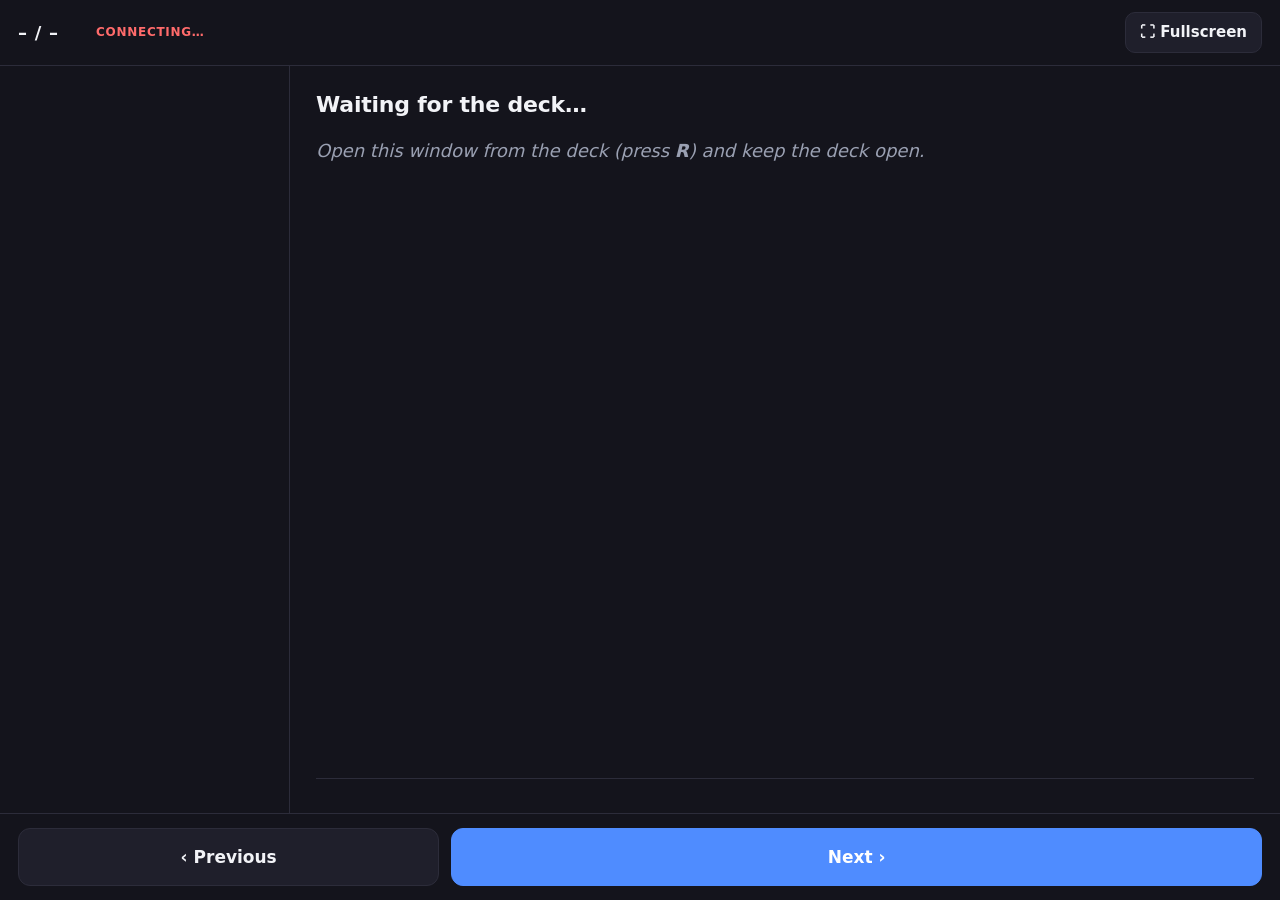
<file: shared/remote.html>
<!DOCTYPE html>
<html lang="en">
<head>
<meta charset="utf-8" />
<meta name="viewport" content="width=device-width, initial-scale=1" />
<title>Presenter Remote</title>
<link rel="stylesheet" href="remote.css" />
</head>
<body>
  <header>
    <span id="counter">– / –</span>
    <span id="status" class="off">connecting…</span>
    <span class="spacer"></span>
    <button id="fullscreen" type="button" title="Toggle fullscreen on the deck window">⛶ Fullscreen</button>
  </header>
  <main>
    <nav id="slide-list" aria-label="Slides"></nav>
    <section class="notes-pane">
      <h1 id="slide-title">Waiting for the deck…</h1>
      <div id="notes"><em>Open this window from the deck (press <b>R</b>) and keep the deck open.</em></div>
      <p id="up-next"></p>
    </section>
  </main>
  <footer>
    <button id="prev" type="button">‹ Previous</button>
    <button id="next" type="button">Next ›</button>
  </footer>
  <script src="remote.js"></script>
</body>
</html>
</file>
<file: samples/output/authenticator-2fa-dev-10min/shared/presenter.css>
/* Presenter shared runtime — deck-side styles.
   Hides speaker notes on screen, styles the S-key notes panel and toasts,
   and prints the notes so the deck doubles as a handout. */

.speaker-notes { display: none; }

#presenter-notes-panel {
  position: fixed; left: 50%; bottom: 0; z-index: 200;
  transform: translate(-50%, 103%);
  width: min(880px, 94vw); max-height: 40vh; overflow-y: auto;
  background: rgba(16, 16, 24, .95); color: #f2f3f7;
  border-radius: 16px 16px 0 0; padding: 16px 24px 20px;
  font-size: 16px; line-height: 1.6; text-align: left;
  box-shadow: 0 -12px 44px rgba(0, 0, 0, .35);
  transition: transform .3s ease;
}
#presenter-notes-panel.open { transform: translate(-50%, 0); }
#presenter-notes-panel h3 {
  font-size: 12px; font-weight: 700; letter-spacing: .08em; text-transform: uppercase;
  color: #9aa0b2; margin: 0 0 8px;
}
#presenter-notes-panel .body em { color: #9aa0b2; }
#presenter-notes-panel ul, #presenter-notes-panel ol { padding-left: 1.3em; margin: .4em 0; }

#presenter-toast {
  position: fixed; top: 22px; left: 50%; transform: translateX(-50%); z-index: 210;
  background: rgba(16, 16, 24, .95); color: #f2f3f7;
  font-size: 14px; line-height: 1.4; padding: 10px 18px; border-radius: 999px;
  opacity: 0; pointer-events: none; transition: opacity .3s ease;
}
#presenter-toast.show { opacity: 1; }

@media print {
  .speaker-notes {
    display: block; margin-top: 1.4rem; padding-top: .7rem;
    border-top: 1px solid #bbb; color: #444; font-size: .85rem; line-height: 1.5;
  }
  .speaker-notes::before {
    content: "Speaker notes"; display: block;
    font-size: .65rem; font-weight: 700; letter-spacing: .1em; text-transform: uppercase;
    color: #888; margin-bottom: .3rem;
  }
  #presenter-notes-panel, #presenter-toast { display: none !important; }
}
</file>
<file: samples/output/authenticator-2fa-dev-10min/style.css>
:root{
    --ink:#2b2350; --muted:#857fa6; --line:#ece9f6;
    --purple:#7c3aed; --violet:#8b5cf6; --magenta:#c026d3; --pink:#db2aa0;
    --grad:linear-gradient(120deg,#7c3aed 0%,#c026d3 100%);
    --grad-soft:linear-gradient(120deg,#8b5cf6 0%,#db2aa0 100%);
    --card:#fff; --r:24px;
    --shadow:0 28px 60px -22px rgba(70,45,120,.45);
    --shadow-sm:0 14px 30px -16px rgba(70,45,120,.35);
    --green-b:#d6f5dd; --green-t:#1f8f4e;
    --blue-b:#dcebff; --blue-t:#2563eb;
    --font:'Poppins','Segoe UI',system-ui,-apple-system,'Helvetica Neue',Arial,sans-serif;
  }
  *{box-sizing:border-box;margin:0;padding:0}
  html,body{height:100%}
  body{
    font-family:var(--font); color:var(--ink);
    background:linear-gradient(135deg,#ece9fe 0%,#e7ecfb 45%,#e2effb 100%);
    overflow:hidden;
  }
  /* floating blobs for depth */
  .blob{position:fixed;border-radius:50%;filter:blur(60px);opacity:.5;z-index:0;pointer-events:none}
  .blob.a{width:520px;height:520px;background:#d7c7ff;top:-160px;left:-120px}
  .blob.b{width:460px;height:460px;background:#ffc9ec;bottom:-160px;right:-100px}
  .blob.c{width:360px;height:360px;background:#c9e0ff;bottom:-120px;left:30%}

  .deck{position:relative;z-index:1;height:100vh;width:100vw}
  .slide{
    position:absolute;inset:0;display:flex;flex-direction:column;justify-content:center;
    padding:5vh 8vw;opacity:0;transform:translateY(18px) scale(.99);
    transition:opacity .5s ease,transform .5s ease;pointer-events:none;overflow-y:auto;
  }
  .slide.active{opacity:1;transform:none;pointer-events:auto}

  /* single-column slides are centered; two-column (grid2) slides stay left-aligned */
  .slide:not(:has(.grid2)){align-items:center;text-align:center}
  .slide:not(:has(.grid2)) .eyebrow{align-self:center}
  .slide:not(:has(.grid2)) .lead,
  .slide:not(:has(.grid2)) .sub{margin-left:auto;margin-right:auto}
  .slide:not(:has(.grid2)) .chips,
  .slide:not(:has(.grid2)) .flow,
  .slide:not(:has(.grid2)) .row{justify-content:center}
  .slide > .card{margin-left:auto;margin-right:auto;text-align:left;width:min(1080px,100%)}

  .eyebrow{display:inline-flex;align-items:center;gap:9px;align-self:flex-start;
    background:#fff;color:var(--purple);font-weight:600;font-size:14px;letter-spacing:.12em;
    text-transform:uppercase;padding:9px 18px;border-radius:999px;box-shadow:var(--shadow-sm);margin-bottom:38px}
  .eyebrow .dot{width:10px;height:10px;border-radius:50%;background:var(--grad)}

  h1{font-size:clamp(48px,6.8vw,90px);font-weight:700;line-height:1.03;letter-spacing:-.02em}
  h2{font-size:clamp(40px,5.4vw,70px);font-weight:700;line-height:1.05;letter-spacing:-.02em}
  .lead{font-size:clamp(22px,2.4vw,33px);color:var(--muted);font-weight:400;max-width:40ch;margin-top:54px;line-height:1.5}
  .sub{font-size:clamp(19px,2.05vw,27px);color:var(--muted);margin-top:42px;max-width:46ch;line-height:1.55}
  strong{color:var(--ink);font-weight:600}

  .row{display:flex;gap:22px;flex-wrap:wrap;align-items:stretch}
  .card{background:var(--card);border-radius:var(--r);box-shadow:var(--shadow);padding:26px 28px}
  .grid2{display:grid;grid-template-columns:1.05fr .95fr;gap:50px;align-items:center;margin-top:46px}
  @media (max-width:900px){.grid2{grid-template-columns:1fr}}

  /* chips */
  .chip{display:inline-flex;align-items:center;gap:9px;background:#fff;border-radius:14px;
    padding:14px 18px;font-weight:500;font-size:17px;box-shadow:var(--shadow-sm)}
  .chip .ic{width:30px;height:30px;border-radius:9px;display:grid;place-items:center;font-size:16px}
  .chips{display:flex;gap:14px;flex-wrap:wrap;margin-top:8px}
  .chip.green{background:#e9fbef}.chip.green .ic{background:#c9f3d4}
  .chip.purple .ic{background:#ece7ff}
  .chip.pink .ic{background:#fde3f3}
  .chip.blue .ic{background:#dcebff}

  /* pipeline flow */
  .flow{display:flex;align-items:center;gap:12px;flex-wrap:wrap;margin-top:34px}
  .step{background:#fff;border-radius:16px;padding:14px 18px;box-shadow:var(--shadow-sm);
    font-weight:600;font-size:15px;display:flex;align-items:center;gap:10px}
  .step small{display:block;font-weight:400;color:var(--muted);font-size:12px;margin-top:2px}
  .step .ic{font-size:18px}
  .arrow{color:#c3bce0;font-size:22px;font-weight:700}
  .step.hot{background:var(--grad);color:#fff}
  .step.hot small{color:rgba(255,255,255,.85)}

  .moon{display:inline-flex;align-items:center;gap:10px;background:var(--grad);color:#fff;
    border-radius:16px;padding:16px 22px;font-weight:600;box-shadow:var(--shadow);margin-top:26px;font-size:16px}

  /* progress */
  .metric{margin-top:8px}
  .metric .top{display:flex;justify-content:space-between;align-items:baseline;font-weight:600;font-size:15px;margin-bottom:9px}
  .metric .pct{font-size:22px;font-weight:700}
  .bar{height:14px;border-radius:999px;background:#efe9f7;overflow:hidden}
  .bar > span{display:block;height:100%;border-radius:999px;background:var(--grad)}
  .split{display:flex;height:14px;border-radius:999px;overflow:hidden;background:#efe9f7}
  .split .cov{background:linear-gradient(90deg,#22c069,#16a34a)}
  .split .unc{background:linear-gradient(90deg,#fb7185,#ef4444)}

  /* big number badge */
  .badge{display:flex;flex-direction:column;align-items:center;justify-content:center;
    width:200px;height:200px;border-radius:36px;background:var(--grad);color:#fff;box-shadow:var(--shadow)}
  .badge .n{font-size:78px;font-weight:700;line-height:1}
  .badge .l{font-size:14px;letter-spacing:.08em;text-transform:uppercase;opacity:.9;margin-top:6px}

  /* formula */
  .formula{font-family:'SFMono-Regular',Consolas,monospace;font-size:clamp(23px,3vw,40px);
    background:#1e1733;color:#fff;border-radius:18px;padding:28px 34px;margin-top:32px;
    box-shadow:var(--shadow);letter-spacing:.5px}
  .formula b{color:#f0abfc;font-weight:600}
  .formula sup{color:#c4b5fd}

  .note{display:flex;gap:12px;margin-top:16px}
  .note .k{flex:0 0 auto;font-weight:700;color:var(--purple)}
  .note .v{color:var(--muted);font-size:15px}

  /* report table */
  .report{width:100%;border-collapse:collapse;font-size:14px}
  .report th{text-align:left;color:var(--muted);font-weight:600;font-size:12px;
    text-transform:uppercase;letter-spacing:.06em;padding:0 14px 12px}
  .report td{padding:13px 14px;border-top:1px solid var(--line);vertical-align:middle}
  .report tr:first-child td{font-weight:600}
  .report .mini{width:120px}
  .report .mini .split,.report .mini .bar{height:9px}
  .report .crap{font-weight:600}
  .report .crap.hi{color:#ef4444}
  .report .crap.mid{color:#f59e0b}
  .report .crap.lo{color:#16a34a}
  .name{font-weight:500}.name.dim{color:var(--muted);font-weight:400;padding-left:14px}

  .cmp{width:100%;border-collapse:collapse;font-size:clamp(15px,1.6vw,21px)}
  .cmp th{text-align:left;color:var(--muted);font-weight:600;font-size:12px;text-transform:uppercase;letter-spacing:.06em;padding:0 18px 16px}
  .cmp td{padding:18px;border-top:1px solid var(--line)}
  .cmp .opt{font-weight:600}
  .cmp .yes{color:#16a34a;font-weight:700;font-size:1.2em}
  .cmp .no{color:#ef4444;font-weight:700;font-size:1.2em}
  .cmp .verdict{color:var(--muted);font-size:.8em}
  .cmp tr.pick td{background:linear-gradient(120deg,rgba(124,58,237,.10),rgba(192,38,211,.10))}
  .cmp tr.pick .opt{color:var(--purple)}
  .pick-pill{display:inline-block;background:var(--grad);color:#fff;font-size:11px;font-weight:700;padding:3px 11px;border-radius:999px;margin-left:10px;letter-spacing:.05em;text-transform:uppercase;vertical-align:middle}

  .example{background:#f6f3fc;border-radius:14px;padding:14px 18px;margin-top:18px;
    font-family:'SFMono-Regular',Consolas,monospace;font-size:15px;color:#5b4a8a}
  .example b{color:var(--magenta)}

  /* nav */
  .nav{position:fixed;bottom:26px;left:0;right:0;z-index:5;display:flex;justify-content:center;
    align-items:center;gap:18px}
  .dots{display:flex;gap:9px}
  .dots button{width:9px;height:9px;border-radius:50%;background:#cdc6e6;cursor:pointer;transition:.25s;border:none;padding:0}
  .dots button.active{background:var(--grad);width:26px;border-radius:5px}
  .nbtn{width:44px;height:44px;border-radius:50%;border:none;background:#fff;cursor:pointer;
    box-shadow:var(--shadow-sm);color:var(--purple);font-size:18px;display:grid;place-items:center}
  .nbtn:active{transform:scale(.94)}
  .count{position:fixed;top:28px;right:34px;z-index:5;font-weight:600;color:var(--muted);font-size:14px}
  .count b{color:var(--ink)}
  .brand{position:fixed;top:28px;left:34px;z-index:5;font-weight:700;color:var(--ink);font-size:15px;
    display:flex;align-items:center;gap:9px}
  .brand .sq{width:22px;height:22px;border-radius:7px;background:var(--grad)}
  .hint{position:fixed;bottom:30px;right:34px;z-index:5;color:var(--muted);font-size:12.5px;transition:opacity .5s ease}

  /* ---- Slidedown compiler additions ---- */
  .grad-text{background:var(--grad);-webkit-background-clip:text;background-clip:text;color:transparent}
  .points{list-style:none;margin-top:34px;display:grid;gap:14px;font-size:clamp(18px,1.9vw,24px);color:var(--muted);text-align:left}
  .points li{display:flex;gap:12px;align-items:baseline}
  .points li::before{content:"◆";color:var(--purple);font-size:.7em}
  code{font-family:'SFMono-Regular',Consolas,monospace;background:#f1edfa;border-radius:6px;padding:.1em .4em;font-size:.92em;color:#5b4a8a}
  .cmp .c,.report .c{text-align:center}
</file>
<file: shared/presenter.css>
/* Presenter shared runtime — deck-side styles.
   Hides speaker notes on screen, styles the S-key notes panel and toasts,
   and prints the notes so the deck doubles as a handout. */

.speaker-notes { display: none; }

#presenter-notes-panel {
  position: fixed; left: 50%; bottom: 0; z-index: 200;
  transform: translate(-50%, 103%);
  width: min(880px, 94vw); max-height: 40vh; overflow-y: auto;
  background: rgba(16, 16, 24, .95); color: #f2f3f7;
  border-radius: 16px 16px 0 0; padding: 16px 24px 20px;
  font-size: 16px; line-height: 1.6; text-align: left;
  box-shadow: 0 -12px 44px rgba(0, 0, 0, .35);
  transition: transform .3s ease;
}
#presenter-notes-panel.open { transform: translate(-50%, 0); }
#presenter-notes-panel h3 {
  font-size: 12px; font-weight: 700; letter-spacing: .08em; text-transform: uppercase;
  color: #9aa0b2; margin: 0 0 8px;
}
#presenter-notes-panel .body em { color: #9aa0b2; }
#presenter-notes-panel ul, #presenter-notes-panel ol { padding-left: 1.3em; margin: .4em 0; }

#presenter-toast {
  position: fixed; top: 22px; left: 50%; transform: translateX(-50%); z-index: 210;
  background: rgba(16, 16, 24, .95); color: #f2f3f7;
  font-size: 14px; line-height: 1.4; padding: 10px 18px; border-radius: 999px;
  opacity: 0; pointer-events: none; transition: opacity .3s ease;
}
#presenter-toast.show { opacity: 1; }

@media print {
  .speaker-notes {
    display: block; margin-top: 1.4rem; padding-top: .7rem;
    border-top: 1px solid #bbb; color: #444; font-size: .85rem; line-height: 1.5;
  }
  .speaker-notes::before {
    content: "Speaker notes"; display: block;
    font-size: .65rem; font-weight: 700; letter-spacing: .1em; text-transform: uppercase;
    color: #888; margin-bottom: .3rem;
  }
  #presenter-notes-panel, #presenter-toast { display: none !important; }
}
</file>
<file: shared/remote.css>
/* Presenter shared runtime — speaker remote window. Neutral dark look so it
   fits every deck theme; system fonts so it works offline. */
:root {
  --bg: #14141c; --panel: #1f1f2b; --line: #2c2c3a;
  --ink: #f2f3f7; --muted: #9aa0b2; --accent: #4f8cff;
  --ok: #3ecf8e; --bad: #ff6b6b;
}
* { box-sizing: border-box; margin: 0; padding: 0; }
html, body { height: 100%; }
body {
  font: 15px/1.55 system-ui, -apple-system, 'Segoe UI', Roboto, Arial, sans-serif;
  background: var(--bg); color: var(--ink);
  display: flex; flex-direction: column;
}

header {
  display: flex; align-items: center; gap: 14px;
  padding: 12px 18px; border-bottom: 1px solid var(--line);
}
#counter { font-size: 18px; font-weight: 700; letter-spacing: .04em; min-width: 64px; }
#status { font-size: 12px; font-weight: 600; letter-spacing: .06em; text-transform: uppercase; color: var(--ok); }
#status.off { color: var(--bad); }
.spacer { flex: 1; }

button {
  font: inherit; color: var(--ink); background: var(--panel);
  border: 1px solid var(--line); border-radius: 10px; cursor: pointer;
}
button:hover { border-color: var(--muted); }

#fullscreen { padding: 8px 14px; font-weight: 600; }

main { flex: 1; display: grid; grid-template-columns: 290px 1fr; min-height: 0; }

#slide-list {
  overflow-y: auto; border-right: 1px solid var(--line);
  padding: 10px; display: flex; flex-direction: column; gap: 3px;
}
#slide-list button {
  display: flex; gap: 10px; align-items: baseline; text-align: left;
  padding: 8px 10px; background: transparent; border: none; border-radius: 8px;
  color: var(--muted);
}
#slide-list button:hover { background: var(--panel); color: var(--ink); }
#slide-list button.active { background: var(--panel); color: var(--ink); box-shadow: inset 3px 0 0 var(--accent); }
#slide-list .n { font-size: 12px; font-weight: 700; opacity: .6; min-width: 1.6em; }
#slide-list .t { overflow: hidden; text-overflow: ellipsis; white-space: nowrap; }

.notes-pane { padding: 22px 26px; overflow-y: auto; display: flex; flex-direction: column; gap: 14px; }
#slide-title { font-size: 22px; font-weight: 800; letter-spacing: -.01em; }
#notes { flex: 1; font-size: 18px; line-height: 1.65; color: #d8dbe4; }
#notes em { color: var(--muted); }
#notes ul, #notes ol { padding-left: 1.3em; margin: .4em 0; }
#up-next { color: var(--muted); font-size: 14px; border-top: 1px solid var(--line); padding-top: 12px; }

footer { display: flex; gap: 12px; padding: 14px 18px; border-top: 1px solid var(--line); }
footer button { padding: 15px; font-size: 17px; font-weight: 700; border-radius: 12px; }
#prev { flex: 1; }
#next { flex: 2; background: var(--accent); border-color: var(--accent); color: #fff; }
#next:hover { filter: brightness(1.08); }

@media (max-width: 620px) {
  main { grid-template-columns: 1fr; }
  #slide-list { display: none; }
}
</file>
